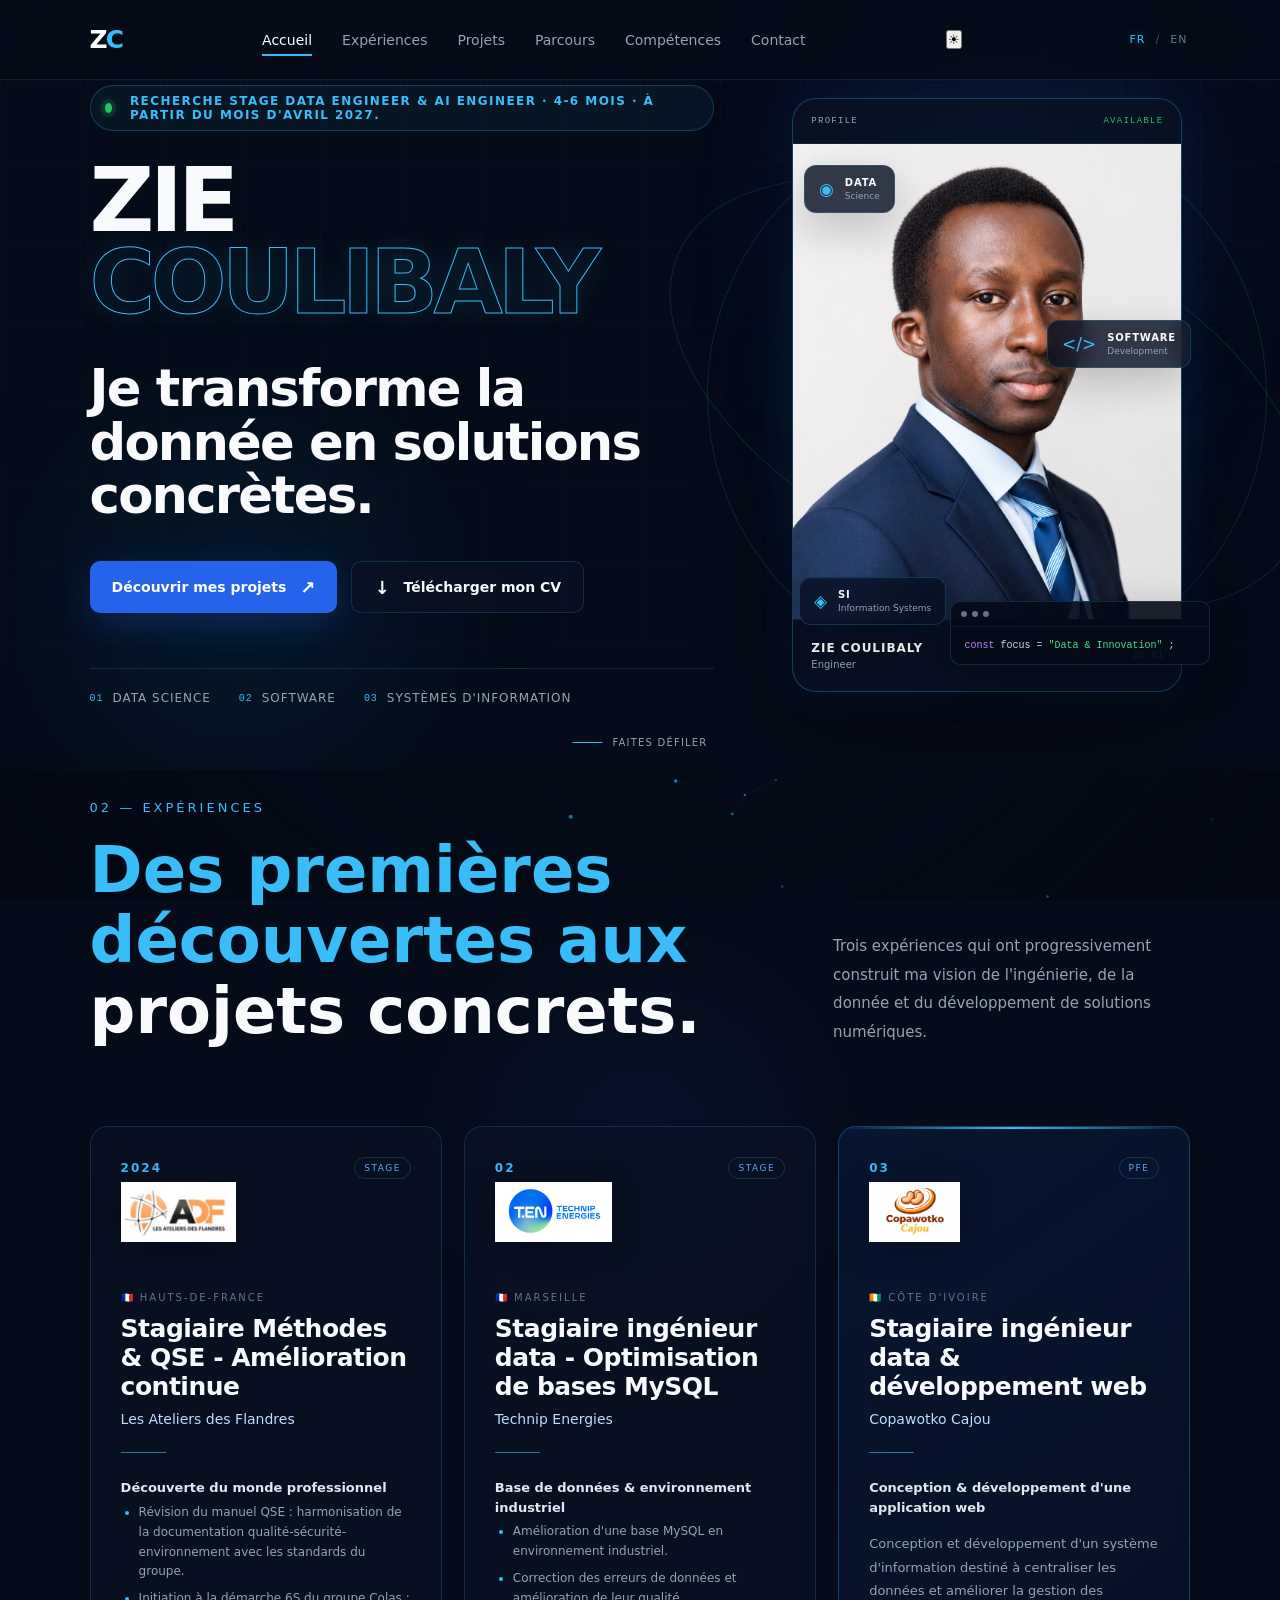
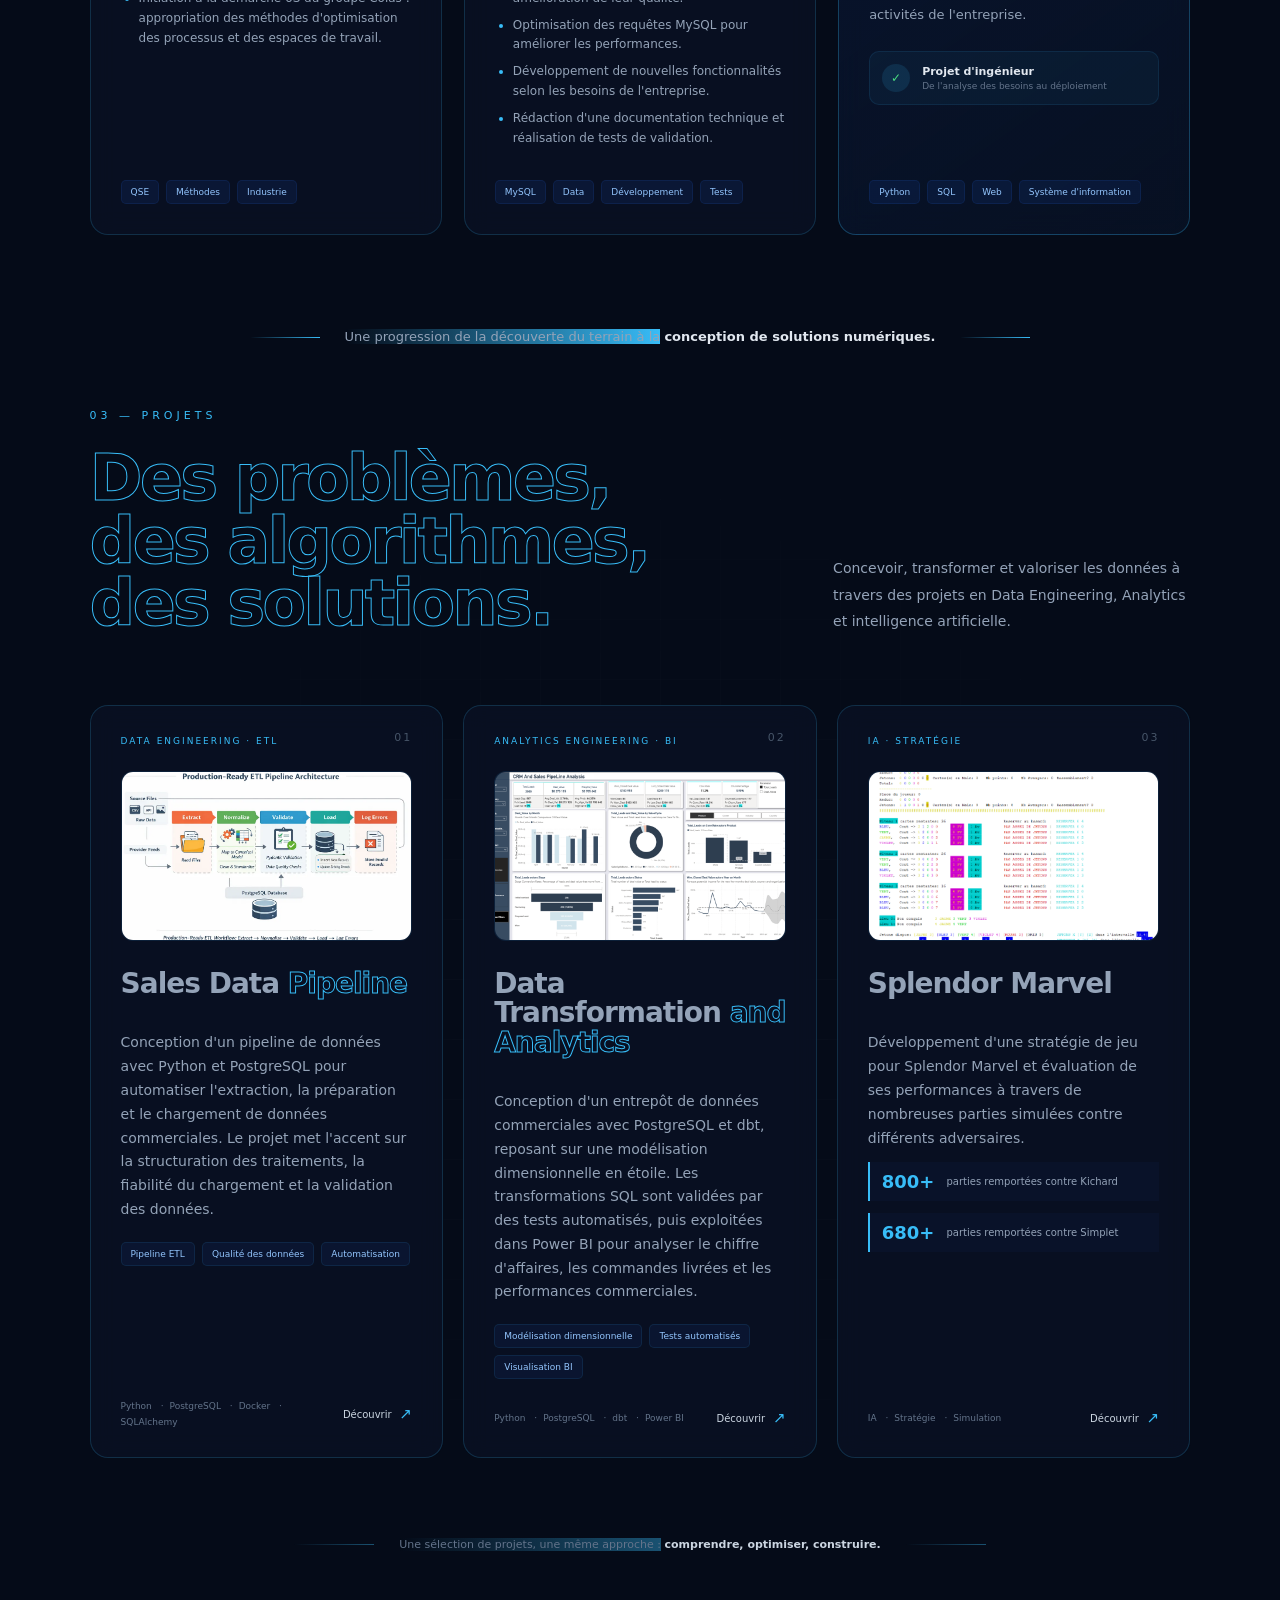
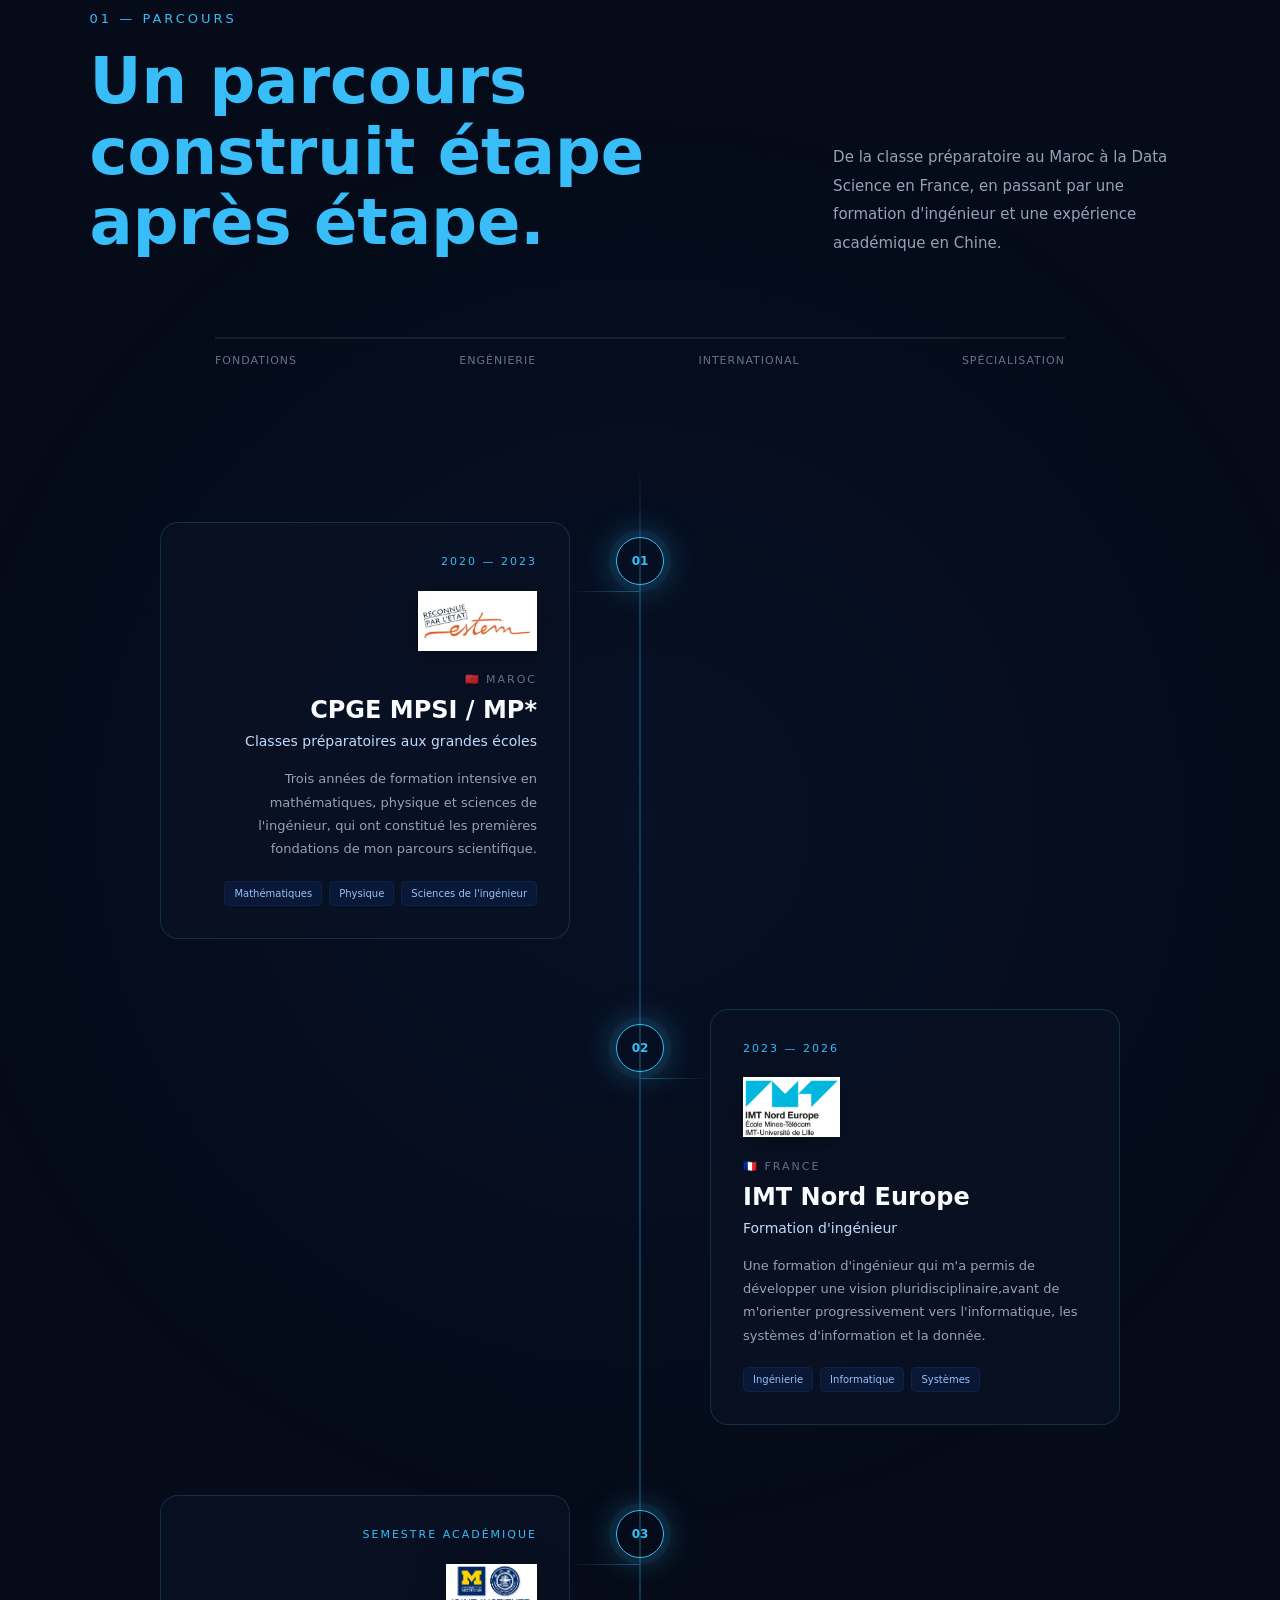
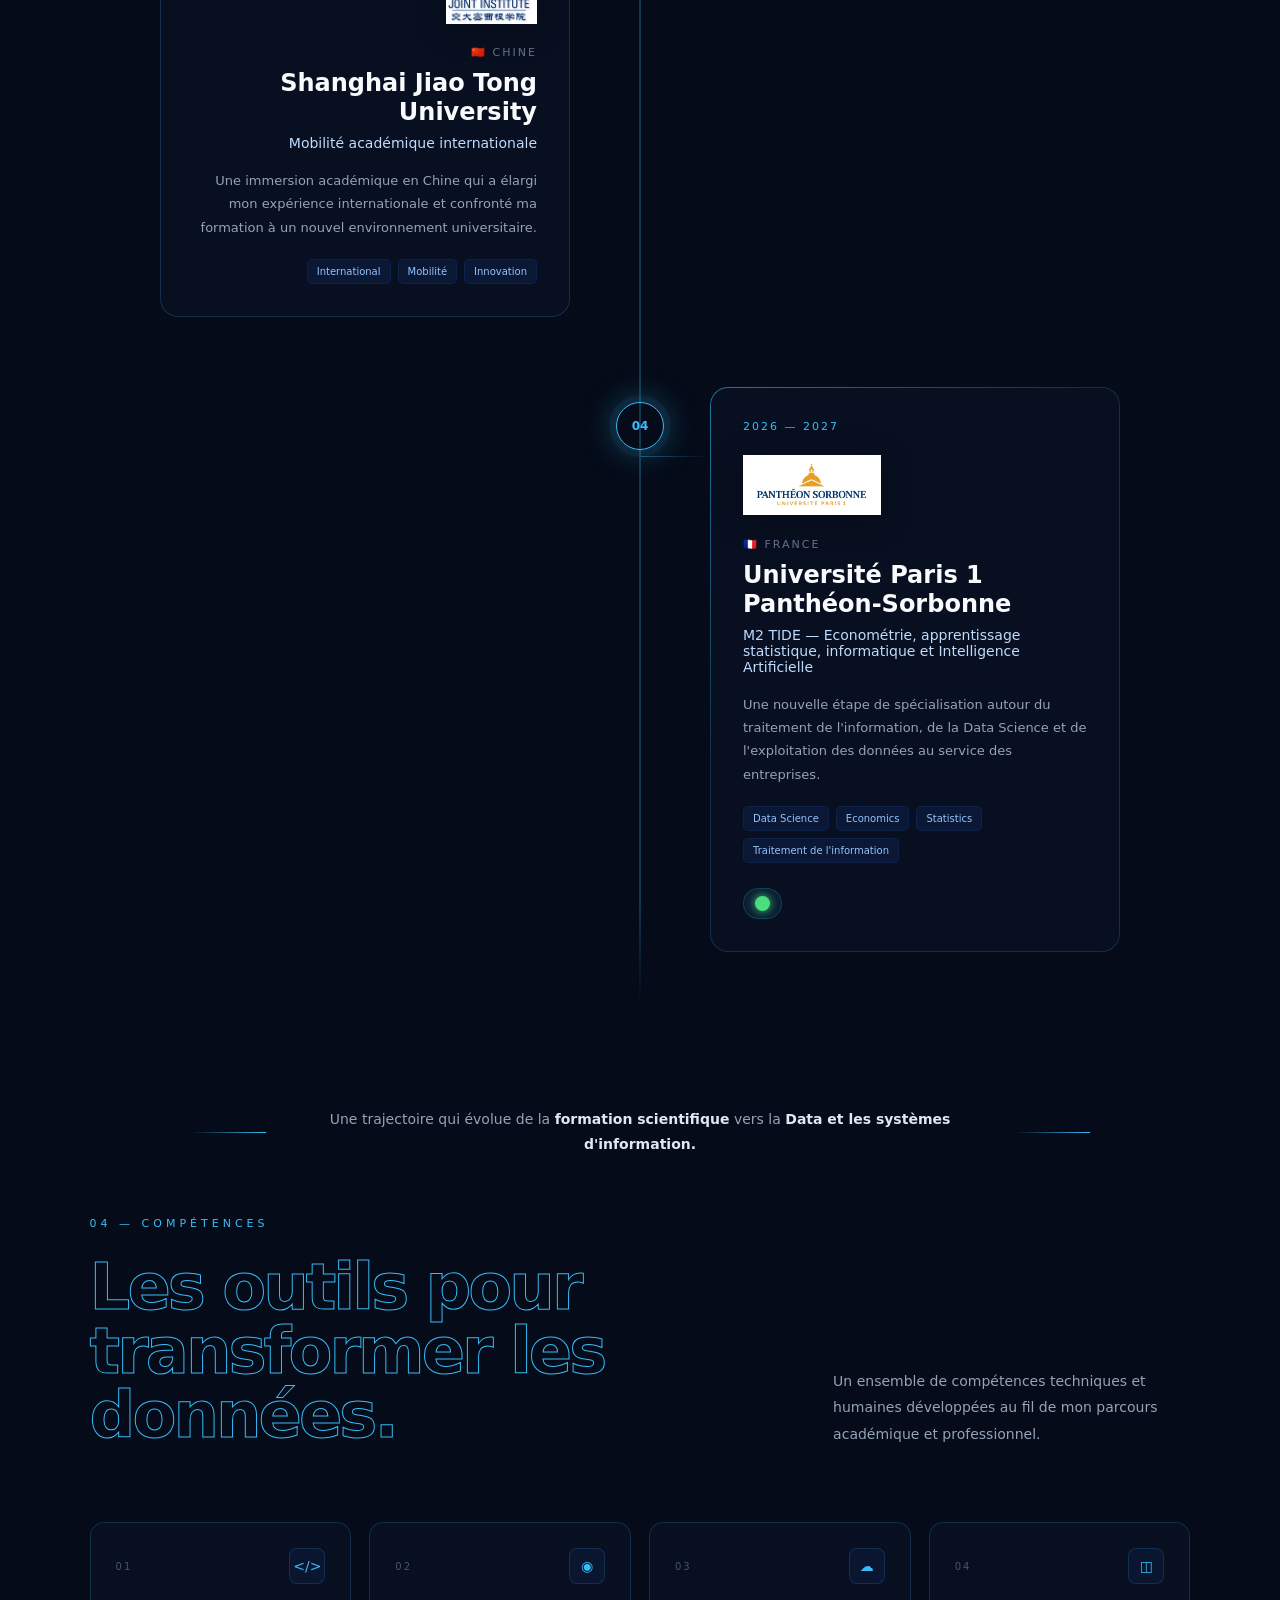
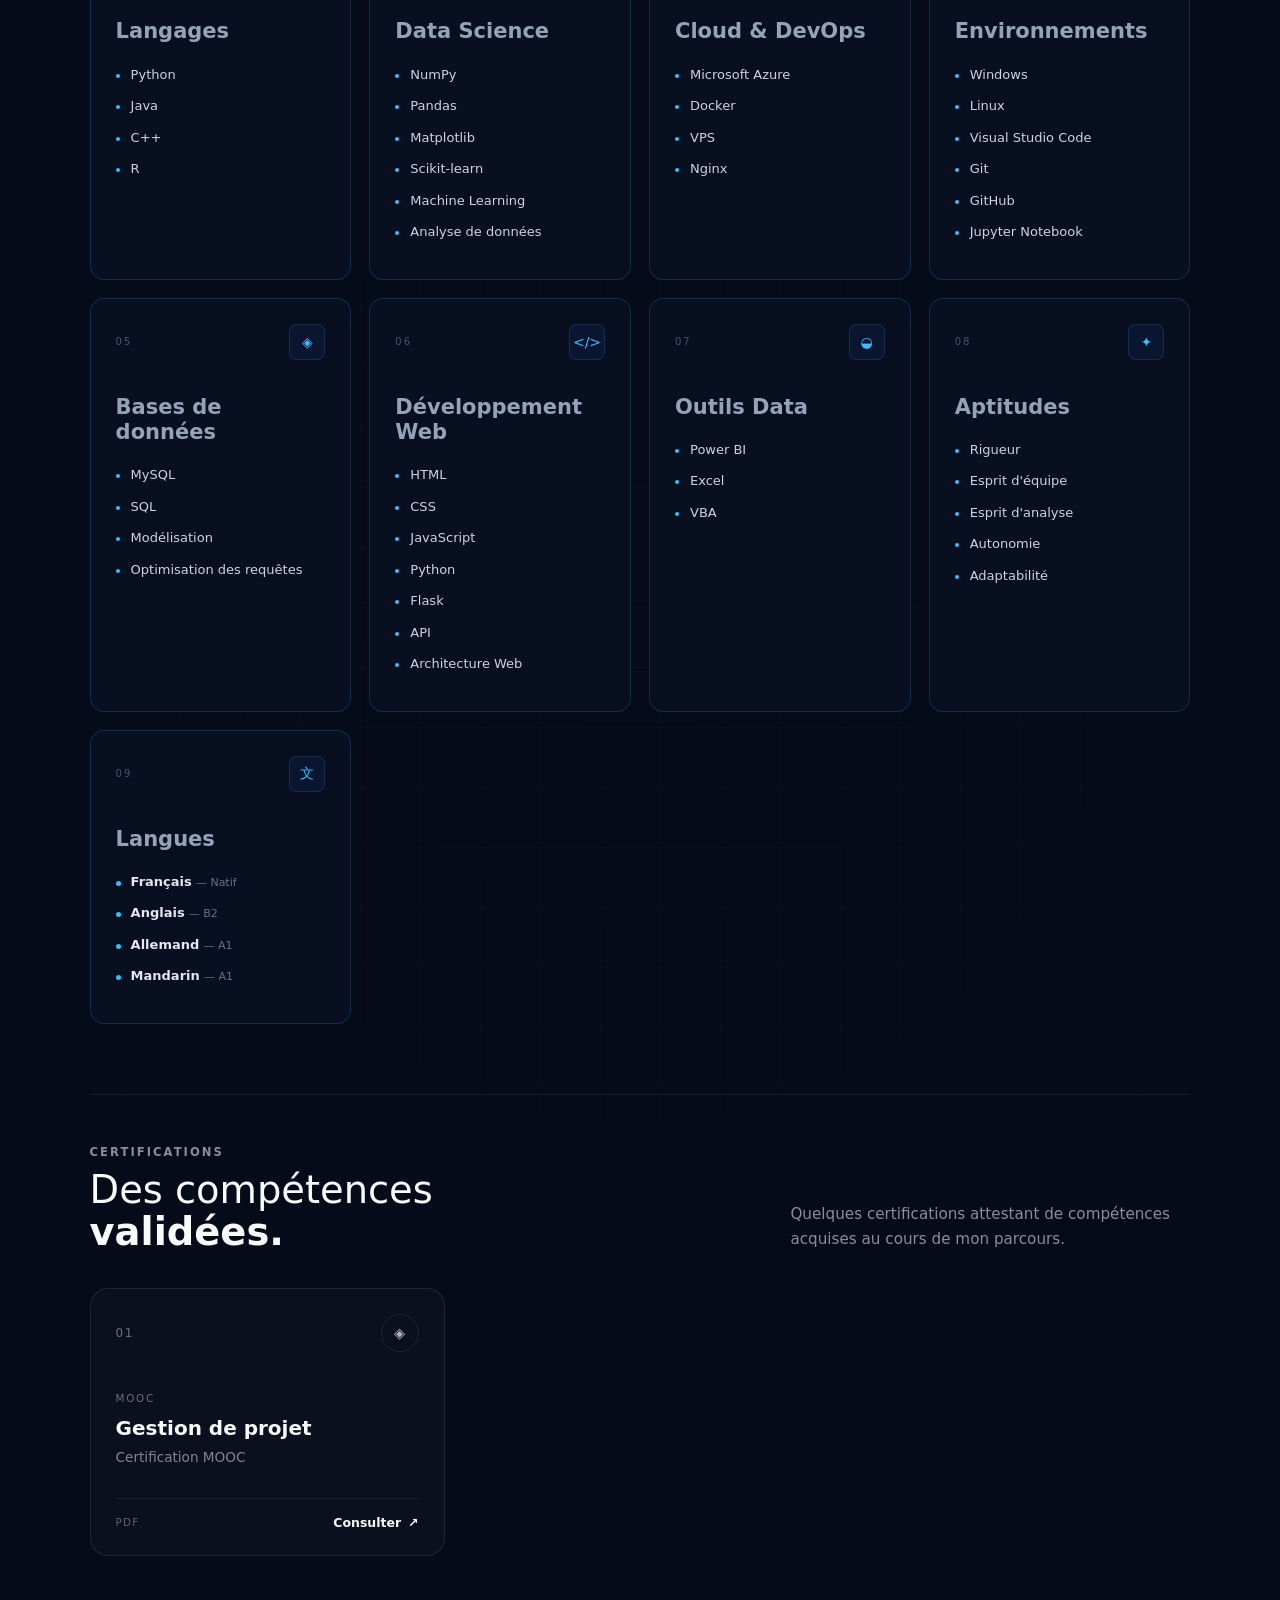
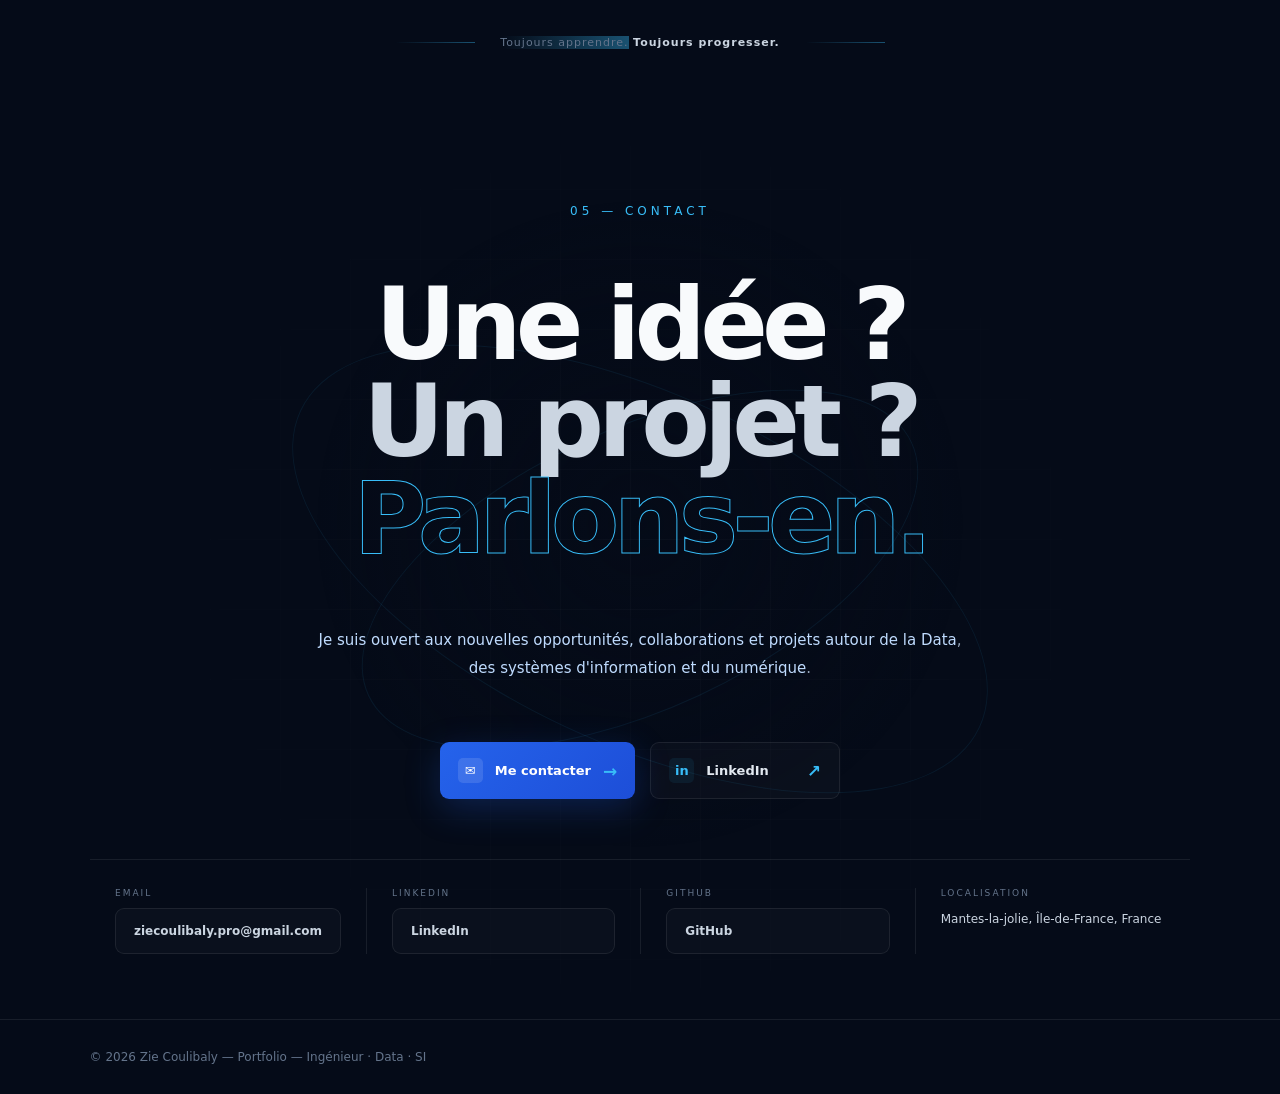
<file: index.html>
<!DOCTYPE html>
<html lang="fr">
<head>
    <meta charset="UTF-8">
    <meta name="viewport" content="width=device-width, initial-scale=1.0">

    <title>Zie Coulibaly | Portfolio</title>

    <link rel="icon" type="image/png" href="assets/images/favicon.png">

    <link rel="stylesheet" href="css/style.css">
</head>

<body>

    <!-- =====================================================
         NAVIGATION
    ====================================================== -->

    <header class="navbar">

        <a href="#accueil" class="logo">
            Z<span>C</span>
        </a>

        <nav class="nav-links">
            <a href="#accueil" class="active" data-fr="Accueil" data-en="Home">Accueil</span></a>
            <a href="#experiences" data-fr="Expériences" data-en="Experiences">Expériences</a>
            <a href="#realisations" data-fr="Projets" data-en="Projects">Projets</a>
            <a href="#parcours" data-fr="Parcours" data-en="Journey">Parcours</a>
            <a href="#competences" data-fr="Compétences" data-en="Skills">Compétences</a>
            <a href="#contact" data-fr="Contact" data-en="Contact">Contact</a>
        </nav>

        <button
                class="theme-toggle"
                id="themeToggle"
                type="button"
                aria-label="Activer le mode clair"
                title="Changer de thème"
            >
            <span class="theme-icon">☀</span>
        </button>
        <div class="language-switcher">

            <button
                class="language-btn active"
                data-language="fr"
            >
                FR
            </button>

            <span>/</span>

            <button
                class="language-btn"
                data-language="en"
            >
                EN
            </button>

        </div>

        <button class="menu-btn" id="menuBtn" aria-label="Ouvrir le menu">
            ☰
        </button>

    </header>

    <!-- =====================================================
        GLOBAL ANIMATED BACKGROUND
    ===================================================== -->

    <canvas id="global-background"></canvas>

    <div class="background-vignette"></div>
    <!-- =====================================================
         CONTENU PRINCIPAL
    ====================================================== -->

    <main>

        <!-- =====================================================
            HERO — NOUVELLE VERSION
        ====================================================== -->

        <section class="hero-new" id="accueil">

            <!-- Background -->
            <div class="hero-new-grid"></div>
            <div class="hero-new-glow hero-new-glow-1"></div>
            <div class="hero-new-glow hero-new-glow-2"></div>

            <div class="hero-new-container">

                <!-- =========================================
                    CONTENU GAUCHE
                ========================================== -->

                <div class="hero-new-content">

                    <div class="hero-status">
                        <span class="status-dot"></span>

                        <span
                            data-fr="Recherche stage Data Engineer & AI Engineer · 4-6 mois · à partir du mois d'avril 2027."
                            data-en="Looking for a 4-6 month Data Engineer & AI Engineer internship · starting April 2027."
                        >
                            Recherche stage Data Engineer & AI Engineer de 4-6 mois, à partir du mois d'April 2027.
                        </span>
                    </div>

                    <h1 class="hero-new-title">
                        ZIE
                        <span>COULIBALY</span>
                    </h1>


                    <h2
                        class="hero-new-headline"
                        data-fr="Je transforme la donnée en solutions concrètes."
                        data-en="I turn data into meaningful solutions."
                    >
                        Je transforme la donnée
                        <span>en solutions concrètes.</span>
                    </h2>


                   


                    <!-- =====================================
                        ACTIONS
                    ====================================== -->

                    <div class="hero-new-actions">

                        <a
                            href="#realisations"
                            class="hero-new-btn hero-new-btn-primary"
                        >
                            <span
                                data-fr="Découvrir mes projets"
                                data-en="Explore my projects"
                            >
                                Découvrir mes projets
                            </span>

                            <span class="hero-arrow">↗</span>
                        </a>


                        <a
                            href="assets/cv/CV_Zie_Coulibaly.pdf"
                            target="_blank"
                            rel="noopener noreferrer"
                            class="hero-new-btn hero-new-btn-secondary"
                            download
                        >
                            <span class="hero-download-icon">↓</span>

                            <span
                                data-fr="Télécharger mon CV"
                                data-en="Download my CV"
                            >
                                Voir mon CV
                            </span>
                        </a>

                    </div>


                    <!-- =====================================
                        DOMAINES
                    ====================================== -->

                    <div class="hero-domains">

                        <div class="hero-domain">
                            <span class="domain-number">01</span>
                            <span>Data Science</span>
                        </div>

                        <div class="hero-domain">
                            <span class="domain-number">02</span>
                            <span>Software</span>
                        </div>

                        <div class="hero-domain">
                            <span class="domain-number">03</span>
                            <span>Systèmes d'information</span>
                        </div>

                    </div>

                </div>


                <!-- =========================================
                    VISUEL DROITE
                ========================================== -->

                <div class="hero-new-visual">

                    <div class="hero-photo-halo"></div>


                    <!-- Cercles orbitaux -->

                    <div class="hero-orbit hero-orbit-1"></div>
                    <div class="hero-orbit hero-orbit-2"></div>


                    <!-- =====================================
                        PHOTO
                    ====================================== -->

                    <div class="hero-photo-card">

                        <div class="hero-photo-top">
                            <span>PROFILE</span>

                            <span class="hero-photo-status">
                                AVAILABLE
                            </span>
                        </div>


                        <div class="hero-photo-container">

                            <img
                                src="assets/images/hero-profile.png"
                                alt="Zie Coulibaly"
                            >

                        </div>


                        <div class="hero-photo-bottom">

                            <div>
                                <strong>ZIE COULIBALY</strong>
                                <span>Engineer</span>
                            </div>

                            <span class="hero-photo-code">
                                ZC_01
                            </span>

                        </div>

                    </div>


                    <!-- =====================================
                        CARTES FLOTTANTES
                    ====================================== -->

                    <div class="floating-card floating-card-data">

                        <span class="floating-icon">◉</span>

                        <div>
                            <strong>DATA</strong>
                            <small>Science</small>
                        </div>

                    </div>


                    <div class="floating-card floating-card-code">

                        <span class="floating-icon">&lt;/&gt;</span>

                        <div>
                            <strong>SOFTWARE</strong>
                            <small>Development</small>
                        </div>

                    </div>


                    <div class="floating-card floating-card-si">

                        <span class="floating-icon">◈</span>

                        <div>
                            <strong>SI</strong>
                            <small>Information Systems</small>
                        </div>

                    </div>


                    <!-- Petit élément technique -->

                    <div class="hero-terminal">

                        <div class="terminal-header">
                            <span></span>
                            <span></span>
                            <span></span>
                        </div>

                        <div class="terminal-content">

                            <span class="terminal-purple">const</span>
                            <span>focus</span> =

                            <span class="terminal-green">
                                "Data &amp; Innovation"
                            </span>;

                        </div>

                    </div>

                </div>

            </div>


            <!-- =========================================
                SCROLL
            ========================================== -->

            <div class="hero-new-scroll">

                <span></span>

                <p
                    data-fr="Faites défiler"
                    data-en="Scroll down"
                >
                    Faites défiler
                </p>

            </div>

        </section>

        <!-- =================================================
            EXPERIENCES
        ================================================== -->

        <section class="experiences-section" id="experiences">

            <div class="experiences-header">

                <div class="section-title">

                    <p data-fr="02 — EXPÉRIENCES" data-en="02 — EXPERIENCES">02 — EXPÉRIENCES</p>

                    <h2>
                        <span data-fr="Des premières découvertes aux"
                        data-en="From first discoveries to">Des premières découvertes
                        aux</span><strong data-fr=" projets concrets."
                        data-en=" concrete projects.">projets concrets.</strong>
                    </h2>

                </div>

                <p class="experiences-intro" data-fr="Trois expériences qui ont progressivement construit ma vision de l'ingénierie, de la donnée et du développement de solutions numériques."
                    data-en="Three experiences that have progressively shaped my vision of engineering, data, and digital solution development.">
                    Trois expériences qui ont progressivement construit
                    ma vision de l'ingénierie, de la donnée et du
                    développement de solutions numériques.
                </p>

            </div>

            <div class="experiences-grid">


                <!-- =====================================
                    EXPERIENCE 01
                ====================================== -->

                <article class="experience-card">

                    <div class="experience-top">

                        <span class="experience-number">
                            2024
                        </span>

                        <span class="experience-type" data-fr="STAGE"
                        data-en="INTERNSHIP">
                            STAGE
                        </span>

                    </div>


                    <div class="timeline-logo">
                        <img
                            src="assets/images/logo_adf.png"
                            alt="Logo Les Ateliers des Flandres"
                        >
                    </div>


                    <div class="experience-location">
                        🇫🇷 HAUTS-DE-FRANCE
                    </div>


                    <h3 data-fr="Stagiaire Méthodes & QSE - Amélioration continue"
                      data-en="QSE Methods Intern">
                        Stagiaire QSE<br>
                        Méthodes
                    </h3>


                    <h4>
                        Les Ateliers des Flandres
                    </h4>


                    <div class="experience-divider"></div>


                    <p class="experience-role" data-fr="Découverte du monde professionnel"
                    data-en="First professional experience">
                        Découverte du monde professionnel
                    </p>


                    <ul class="experience-list"> 

                        <li data-fr="Révision du manuel QSE : harmonisation de la documentation 
                        qualité-sécurité-environnement avec les standards du groupe."
                        data-en="Discovery of the professional world and the industrial environment.">
                            Révision du manuel QSE : harmonisation de la documentation 
                            qualité-sécurité-environnement avec les standards du groupe.
                        </li>

                        <li data-fr="Initiation à la démarche 6S du groupe Colas : appropriation des 
                        méthodes d'optimisation des processus et des espaces de travail."
                        data-en="Participation in continuous improvement and quality projects.">
                            Initiation à la démarche 6S du groupe Colas : appropriation des méthodes 
                            d'optimisation des processus et des espaces de travail.
                        </li>

                    </ul>

                    <div class="experience-tags">

                        <span>QSE</span>
                        <span data-fr="Méthodes" data-en="Methods">Méthodes</span>
                        <span data-fr="Industrie" data-en="Industry">Industrie</span>

                    </div>

                </article>



                <!-- =====================================
                    EXPERIENCE 02
                ====================================== -->

                <article class="experience-card">

                    <div class="experience-top">

                        <span class="experience-number">
                            02
                        </span>

                        <span class="experience-type" data-fr="STAGE"
                        data-en="INTERNSHIP">
                            STAGE
                        </span>

                    </div>

                    <div class="timeline-logo">
                        <img
                            src="assets/images/logo_TEN.png"
                            alt="Logo Technip Energies"
                        >
                    </div>


                    <div class="experience-location">
                        🇫🇷 MARSEILLE
                    </div>


                    <h3 data-fr="Stagiaire ingénieur data - Optimisation de bases MySQL"
                      data-en="Engineering Assistant Intern">
                        Stagiaire<br>
                        Assistant Ingénieur
                    </h3>


                    <h4>
                        Technip Energies
                    </h4>


                    <div class="experience-divider"></div>


                    <p class="experience-role" data-fr="Base de données &amp; environnement industriel"
                    data-en="Database &amp; industrial environment">
                        Base de données &amp; environnement industriel
                    </p>


                    <ul class="experience-list">

                        <li data-fr="Amélioration d'une base MySQL en environnement industriel."
                        data-en="Improvement of a MySQL database in an industrial environment.">
                            Amélioration d'une base MySQL en
                            environnement industriel.
                        </li>

                        <li data-fr="Correction des erreurs de données et amélioration de leur qualité."
                        data-en="Correction of data errors and improvement of data quality.">
                            Correction des erreurs de données et
                            amélioration de leur qualité.
                        </li>

                        <li data-fr="Optimisation des requêtes MySQL pour améliorer les performances."
                        data-en="Optimization of MySQL queries to improve performance.">
                            Optimisation des requêtes MySQL pour
                            améliorer les performances.
                        </li>

                        <li data-fr="Développement de nouvelles fonctionnalités selon les besoins de l'entreprise."
                        data-en="Development of new features according to the company's needs.">
                            Développement de nouvelles fonctionnalités
                            selon les besoins de l'entreprise.
                        </li>

                        <li data-fr="Rédaction d'une documentation technique et réalisation de tests de validation."
                        data-en="Technical documentation and validation testing.">
                            Rédaction d'une documentation technique
                            et réalisation de tests de validation.
                        </li>

                    </ul>


                    <div class="experience-tags">

                        <span>MySQL</span>
                        <span>Data</span>
                        <span data-fr="Développement" data-en="Development">Développement</span>
                        <span data-fr="Tests" data-en="Testing">Tests</span>

                    </div>

                </article>



                <!-- =====================================
                    EXPERIENCE 03
                ====================================== -->

                <article class="experience-card featured">

                    <div class="experience-top">

                        <span class="experience-number">
                            03
                        </span>

                        <span class="experience-type">
                            PFE
                        </span>

                    </div>


                    <div class="timeline-logo">
                        <img
                            src="assets/images/logo_cajou.png"
                            alt="Logo Copawotko cajou"
                        >
                    </div>

                    <div class="experience-location">
                        🇨🇮 CÔTE D'IVOIRE
                    </div>


                    <h3 data-fr="Stagiaire ingénieur data & développement web"
                      data-en="Engineering Intern Final-Year Project">
                        Stagiaire ingénieur data & développement web<br>
                        PFE
                    </h3>


                    <h4>
                        Copawotko Cajou
                    </h4>


                    <div class="experience-divider"></div>


                    <p class="experience-role" data-fr="Conception &amp; développement d'une application web"
                    data-en="Design &amp; development of a web application">
                        Conception &amp; développement
                        d'une application web
                    </p>


                    <p class="experience-description" data-fr="Conception et développement d'un système d'information destiné à centraliser les données et améliorer la gestion des activités de l'entreprise."
                    data-en="Design and development of an information system designed to centralize data and improve the management of the company's activities.">
                        Conception et développement d'un système
                        d'information destiné à centraliser les données
                        et améliorer la gestion des activités de
                        l'entreprise.
                    </p>


                    <div class="experience-achievement">

                        <span class="achievement-icon">
                            ✓
                        </span>

                        <div>

                            <strong data-fr="Projet d'ingénieur"
                            data-en="Engineering Project">
                                Projet d'ingénieur
                            </strong>

                            <small data-fr="De l'analyse des besoins au déploiement"
                           data-en="From requirements analysis to deployment">
                                De l'analyse des besoins
                                au déploiement
                            </small>

                        </div>

                    </div>


                    <div class="experience-tags">

                        <span>Python</span>
                        <span>SQL</span>
                        <span>Web</span>
                        <span data-fr="Système d'information"
                      data-en="Information System">Système d'information</span>

                    </div>

                </article>

            </div>


            <!-- ================================
                TRANSITION
            ================================= -->

            <div class="experiences-transition">

                <span></span>

                <p>
                    <span data-fr="Une progression de la découverte du terrain à la"
                        data-en="A progression from discovering the field to">
                        Une progression de la découverte du terrain à la
                    </span>
                    <strong data-fr="conception de solutions numériques."
                    data-en="designing digital solutions.">conception de solutions numériques.</strong>
                </p>

                <span class="conclusion-line"></span>


            </div>

        </section>

        <!-- =================================================
            REALISATIONS
        ================================================== -->

        <section class="projects-section" id="realisations">

            <!-- Background -->

            <div class="projects-background"></div>

            <div class="projects-glow projects-glow-1"></div>
            <div class="projects-glow projects-glow-2"></div>


            <div class="projects-container">

                <!-- =================================================
                    HEADER
                ================================================== -->

                <div class="projects-header">

                    <div>

                        <p class="projects-label"
                        data-fr="03 — PROJETS"
                        data-en="03 — PROJECTS">
                            03 — PROJETS
                        </p>

                        <h2>
                            <span data-fr="Des problèmes,"
                                data-en="Problems,">
                                Des problèmes,
                            </span>

                            <span data-fr="des algorithmes,"
                                data-en="algorithms,">
                                des algorithmes,
                            </span>

                            <span data-fr="des solutions."
                                data-en="solutions.">
                                des solutions.
                            </span>
                        </h2>

                    </div>


                    <p class="projects-intro"
                    data-fr="Concevoir, transformer et valoriser les données à travers des projets en Data Engineering, Analytics et intelligence artificielle."
                    data-en="A selection of academic and personal projects reflecting my approach to algorithms, simulation, and optimization.">

                    Concevoir, transformer et valoriser les données à travers des projets en Data Engineering, Analytics et intelligence artificielle.

                    </p>

                </div>


                <!-- =================================================
                    PROJECTS
                ================================================== -->

                <div class="projects-grid">

                    <!-- =============================================
                        PROJET 01 — SALES DATA PIPELINE
                    ============================================== -->

                    <article class="project-card">

                        <div class="project-number">
                            01
                        </div>

                        <div class="project-category"
                            data-fr="DATA ENGINEERING · ETL"
                            data-en="DATA ENGINEERING · ETL">
                            DATA ENGINEERING · ETL
                        </div>

                        <div class="project-visual">

                            <img
                                src="assets/images/logo_pipeline_ETL.png"
                                alt="Pipeline ETL"
                            >

                        </div>

                        <div class="project-content">

                            <h3>
                                Sales Data
                                <span>Pipeline</span>
                            </h3>

                            <p class="project-description"
                                data-fr="Conception d'un pipeline de données avec Python et PostgreSQL pour automatiser l'extraction, la préparation et le chargement de données commerciales. Le projet met l'accent sur la structuration des traitements, la fiabilité du chargement et la validation des données."
                                data-en="Development of a data pipeline using Python and PostgreSQL to automate the extraction, preparation and loading of sales data. The project focuses on structured processing, reliable data loading and data validation.">

                                Conception d'un pipeline de données avec Python
                                et PostgreSQL pour automatiser l'extraction,
                                la préparation et le chargement de données
                                commerciales.

                            </p>

                            <div class="project-highlights">

                                <span
                                    data-fr="Pipeline ETL"
                                    data-en="ETL Pipeline">
                                    Pipeline ETL
                                </span>

                                <span
                                    data-fr="Qualité des données"
                                    data-en="Data Quality">
                                    Qualité des données
                                </span>

                                <span
                                    data-fr="Automatisation"
                                    data-en="Automation">
                                    Automatisation
                                </span>

                            </div>

                            <div class="project-footer">

                                <div class="project-tech">

                                    <span>Python</span>
                                    <span>PostgreSQL</span>
                                    <span>Docker</span>
                                    <span>SQLAlchemy</span>

                                </div>

                                <a
                                    href="https://github.com/coulibalyzie/pipeline-ETL"
                                    class="project-link"
                                    target="_blank"
                                    rel="noopener noreferrer"
                                >
                                    <span
                                        data-fr="Découvrir"
                                        data-en="Explore">
                                        Découvrir
                                    </span>

                                    <span>↗</span>
                                </a>

                            </div>

                        </div>

                    </article>

                    <!-- =============================================
                    PROJET 02 — SALES DATA WAREHOUSE
                    ============================================== -->

                    <article class="project-card">

                        <div class="project-number">
                            02
                        </div>

                        <div class="project-category"
                            data-fr="ANALYTICS ENGINEERING · BI"
                            data-en="ANALYTICS ENGINEERING · BI">
                            ANALYTICS ENGINEERING · BI
                        </div>

                        <div class="project-visual">

                            <img
                                src="assets/images/logo_data_transformation.png"
                                alt="Data Transformation and Analytics"
                            >

                        </div>

                        <div class="project-content">

                            <h3>
                                Data Transformation
                                <span>and Analytics</span>
                            </h3>

                            <p class="project-description"
                                data-fr="Conception d'un entrepôt de données commerciales avec PostgreSQL et dbt, reposant sur une modélisation dimensionnelle en étoile. Les transformations SQL sont validées par des tests automatisés, puis exploitées dans Power BI pour analyser le chiffre d'affaires, les commandes livrées et les performances commerciales."
                                data-en="Design of a sales data warehouse using PostgreSQL and dbt, based on a dimensional star schema. SQL transformations are validated through automated tests and visualized in Power BI to analyze revenue, delivered orders and business performance.">

                                Conception d'un entrepôt de données commerciales
                                avec PostgreSQL et dbt, reposant sur une
                                modélisation dimensionnelle en étoile.
                                Les données sont ensuite exploitées dans Power BI
                                pour analyser les performances commerciales.

                            </p>

                            <div class="project-highlights">

                                <span
                                    data-fr="Modélisation dimensionnelle"
                                    data-en="Dimensional Modeling">
                                    Modélisation dimensionnelle
                                </span>

                                <span
                                    data-fr="Tests automatisés"
                                    data-en="Automated Testing">
                                    Tests automatisés
                                </span>

                                <span
                                    data-fr="Visualisation BI"
                                    data-en="BI Analytics">
                                    Visualisation BI
                                </span>

                            </div>

                            <div class="project-footer">

                                <div class="project-tech">

                                    <span>Python</span>
                                    <span>PostgreSQL</span>
                                    <span>dbt</span>
                                    <span>Power BI</span>

                                </div>

                                <a
                                    href="https://github.com/coulibalyzie/data_transformation"
                                    class="project-link"
                                    target="_blank"
                                    rel="noopener noreferrer"
                                >
                                    <span
                                        data-fr="Découvrir"
                                        data-en="Explore">
                                        Découvrir
                                    </span>

                                    <span>↗</span>
                                </a>

                            </div>

                        </div>

                    </article>

                    <!-- =============================================
                        PROJET 03 — SPLENDOR
                    ============================================== -->

                    <article class="project-card">

                        <div class="project-number">
                            03
                        </div>


                        <div class="project-category"
                            data-fr="IA · STRATÉGIE"
                            data-en="AI · STRATEGY">
                            IA · STRATÉGIE
                        </div>


                        <div class="project-visual">

                            <img
                                src="assets/images/logo_splendor.png"
                                alt="Splendor Marvel"
                            >

                        </div>


                        <div class="project-content">

                            <h3>
                                Splendor Marvel
                            </h3>


                            <p class="project-description"
                            data-fr="Développement d'une stratégie de jeu pour Splendor Marvel et évaluation de ses performances à travers de nombreuses parties simulées contre différents adversaires."
                            data-en="Development of a game strategy for Splendor Marvel and evaluation of its performance through numerous simulated matches against different opponents.">

                                Développement d'une stratégie de jeu
                                pour Splendor Marvel et évaluation de
                                ses performances à travers de nombreuses
                                parties simulées contre différents
                                adversaires.

                            </p>


                            <div class="project-result">

                                <strong>
                                    800+
                                </strong>

                                <span
                                    data-fr="parties remportées contre Kichard"
                                    data-en="games won against Kichard">
                                    parties remportées
                                    contre Kichard
                                </span>

                            </div>


                            <div class="project-result">

                                <strong>
                                    680+
                                </strong>

                                <span
                                    data-fr="parties remportées contre Simplet"
                                    data-en="games won against Simplet">
                                    parties remportées
                                    contre Simplet
                                </span>

                            </div>


                            <div class="project-footer">

                                <div class="project-tech">

                                    <span>IA</span>

                                    <span
                                        data-fr="Stratégie"
                                        data-en="Strategy">
                                        Stratégie
                                    </span>

                                    <span
                                        data-fr="Simulation"
                                        data-en="Simulation">
                                        Simulation
                                    </span>

                                </div>


                                <a
                                    href="https://github.com/coulibalyzie/splendor-marvel"
                                    class="project-link"
                                    target="_blank"
                                    rel="noopener noreferrer"
                                >
                                    <span
                                        data-fr="Découvrir"
                                        data-en="Explore">
                                        Découvrir
                                    </span>

                                    <span>↗</span>
                                </a>

                            </div>

                        </div>

                    </article>

                </div>


                <!-- =================================================
                    BOTTOM
                ================================================== -->

                <div class="projects-bottom">

                    <span></span>

                    <p>

                        <span
                            data-fr="Une sélection de projets, une même approche :"
                            data-en="A selection of projects, one consistent approach:">
                            Une sélection de projets, une même approche :
                        </span>

                        <strong
                            data-fr=" comprendre, optimiser, construire."
                            data-en=" understand, optimize, build.">
                            comprendre, optimiser, construire.
                        </strong>

                    </p>

                    <span></span>

                </div>

            </div>

        </section>

        <!-- =================================================
             PARCOURS
        ================================================== -->

        <section class="journey-section" id="parcours">

            <div class="journey-header">

                <div class="section-title">

                    <p data-fr="01 — PARCOURS" data-en="01 — JOURNEY">01 — PARCOURS</p>

                    <h2 >
                        <span data-fr="Un parcours construit" data-en="A journey built"> Un parcours construit</span>
                        
                        <span data-fr="étape après étape." data-en="step by step.">étape après étape.</span>
                    </h2>

                </div>

                <p class="journey-intro" data-fr="De la classe préparatoire au Maroc à la Data Science
                    en France, en passant par une formation d'ingénieur
                    et une expérience académique en Chine." data-en="From preparatory classes in Morocco to Data Science
                    in France, through engineering studies and an
                    academic experience in China.">
                    De la classe préparatoire au Maroc à la Data Science
                    en France, en passant par une formation d'ingénieur
                    et une expérience académique en Chine.
                </p>

            </div>


            <!-- INDICATEUR -->

            <div class="journey-progress">

                <div class="progress-line">
                    <div class="progress-fill"></div>
                </div>

                <div class="progress-labels">
                    <span data-fr="Fondations" data-en="Foundations">Fondations</span>
                    <span data-fr="Engénierie" data-en="Engineering">Ingénierie</span>
                    <span data-fr="International" data-en="International">International</span>
                    <span data-fr="Spécialisation" data-en="Specialization">Spécialisation</span>
                </div>

            </div>


            <!-- TIMELINE -->

            <div class="timeline">


                <!-- =================================================
                     ETAPE 1
                ================================================== -->

                <article class="timeline-item left">

                    <div class="timeline-node">

                        <span class="node-number">
                            01
                        </span>

                    </div>

                    <div class="timeline-card">

                        <div class="timeline-year">
                            2020 — 2023
                        </div>

                        <div class="timeline-logo">

                            <img
                                src="assets/images/logo_cpge.png"
                                alt="Logo CPGE"
                                onerror="this.style.display='none'"
                            >

                        </div>

                        <div class="timeline-country" data-fr="🇲🇦 MAROC" data-en="🇲🇦 MOROCCO">
                            🇲🇦 MAROC
                        </div>

                        <h3>
                            CPGE MPSI / MP*
                        </h3>

                        <p class="timeline-subtitle" data-fr="Classes préparatoires aux grandes écoles" data-en="Preparatory Classes for Engineering Schools">
                            Classes préparatoires aux grandes écoles
                        </p>

                        <p class="timeline-description" data-fr="Trois années de formation intensive en
                            mathématiques, physique et sciences de
                            l'ingénieur, qui ont constitué les premières
                            fondations de mon parcours scientifique." data-en="Three years of intensive training in mathematics,
                            physics and engineering sciences, which laid
                            the foundations of my scientific journey.">
                            Trois années de formation intensive en
                            mathématiques, physique et sciences de
                            l'ingénieur, qui ont constitué les premières
                            fondations de mon parcours scientifique.
                        </p>

                        <div class="timeline-tags">

                            <span data-fr="Mathématiques" data-en="Mathematics">Mathématiques</span>
                            <span data-fr="Physique" data-en="Physics">Physique</span>
                            <span data-fr="Sciences de l'ingénieur" data-en="Engineering Sciences">Sciences de l'ingénieur</span>

                        </div>

                    </div>

                </article>


                <!-- =================================================
                     ETAPE 2
                ================================================== -->

                <article class="timeline-item right">

                    <div class="timeline-node">

                        <span class="node-number">
                            02
                        </span>

                    </div>

                    <div class="timeline-card">

                        <div class="timeline-year">
                            2023 — 2026
                        </div>

                        <div class="timeline-logo">

                            <img
                                src="assets/images/logo_imt.png"
                                alt="Logo IMT Nord Europe"
                            >

                        </div>

                        <div class="timeline-country" data-fr="🇫🇷 FRANCE" data-en="🇫🇷 FRANCE">
                            🇫🇷 FRANCE
                        </div>

                        <h3>
                            IMT Nord Europe
                        </h3>

                        <p class="timeline-subtitle" data-fr="Formation d'ingénieur" data-en="Engineering Program">
                            Formation d'ingénieur
                        </p>

                        <p class="timeline-description" data-fr="Une formation d'ingénieur qui m'a permis de
                            développer une vision pluridisciplinaire,avant de m'orienter progressivement vers
                            l'informatique, les systèmes d'information
                            et la donnée." data-en="An engineering program that allowed me to develop
                            a multidisciplinary perspective before gradually
                            specializing in computer science, information systems
                            and data.">
                            Une formation d'ingénieur qui m'a permis de
                            développer une vision pluridisciplinaire,
                            avant de m'orienter progressivement vers
                            l'informatique, les systèmes d'information
                            et la donnée.
                        </p>

                        <div class="timeline-tags">

                            <span data-fr="Ingénierie" data-en="Engineering">Ingénierie</span>
                            <span data-fr="Informatique" data-en="Computer Science">Informatique</span>
                            <span data-fr="Systèmes" data-en="Systems">Systèmes</span>

                        </div>

                    </div>

                </article>


                <!-- =================================================
                     ETAPE 3
                ================================================== -->

                <article class="timeline-item left">

                    <div class="timeline-node">

                        <span class="node-number">
                            03
                        </span>

                    </div>

                    <div class="timeline-card international">

                        <div class="timeline-year" data-fr="Semestre académique" data-en="Academic Semester">
                            Semestre académique
                        </div>

                        <div class="timeline-logo">

                            <img
                                src="assets/images/logo_sjtu.png"
                                alt="Logo Shanghai Jiao Tong University"
                            >

                        </div>

                        <div class="timeline-country" data-fr="🇨🇳 CHINE" data-en="🇨🇳 CHINA">
                            🇨🇳 CHINE
                        </div>

                        <h3>
                            Shanghai Jiao Tong University
                        </h3>

                        <p class="timeline-subtitle" data-fr="Mobilité académique internationale" data-en="International Academic Exchange">
                            Mobilité académique internationale
                        </p>

                        <p class="timeline-description" data-fr="Une immersion académique en Chine qui a
                            élargi mon expérience internationale et confronté ma formation à un nouvel
                            environnement universitaire." data-en="An academic experience in China that broadened
                            my international perspective and exposed my education to a new university environment.">
                            Une immersion académique en Chine qui a
                            élargi mon expérience internationale et
                            confronté ma formation à un nouvel
                            environnement universitaire.
                        </p>

                        <div class="timeline-tags">

                            <span data-fr="International" data-en="International">International</span>
                            <span data-fr="Mobilité" data-en="Exchange">Mobilité</span>
                            <span data-fr="Innovation" data-en="Innovation">Innovation</span>

                        </div>

                    </div>

                </article>


                <!-- =================================================
                     ETAPE 4
                ================================================== -->

                <article class="timeline-item right current">

                    <div class="timeline-node">

                        <span class="node-number">
                            04
                        </span>

                    </div>

                    <div class="timeline-card current-card">

                        <div class="timeline-year">
                            2026 — 2027
                        </div>

                        <div class="timeline-logo">

                            <img
                                src="assets/images/logo_paris1.jpeg"
                                alt="Logo Université Paris 1 Panthéon-Sorbonne"
                            >

                        </div>

                        <div class="timeline-country">
                            🇫🇷 FRANCE
                        </div>

                        <h3 data-fr="Université Paris 1 Panthéon-Sorbonne" data-en="University of Paris 1: Pantheon-Sorbonne">
                            Université Paris 1
                            Panthéon-Sorbonne
                        </h3>

                        <p class="timeline-subtitle" data-fr="M2 TIDE — Econométrie, apprentissage statistique, informatique et Intelligence Artificielle" data-en="M2 Information Processing and Data Science for Businesses">
                            M2 TIDE — Econométrie, apprentissage statistique, informatique et Intelligence Artificielle
                        </p>

                        <p class="timeline-description" data-fr="Une nouvelle étape de spécialisation autour
                            du traitement de l'information, de la Data Science et de l'exploitation des données
                            au service des entreprises." data-en="A new stage of specialization focused on
                            information processing, Data Science and leveraging data to serve businesses.">
                            Une nouvelle étape de spécialisation autour du traitement de l'information, de la Data
                            Science et de l'exploitation des données au service des entreprises.
                        </p>

                        <div class="timeline-tags">

                            <span data-fr="Data Science" data-en="Data Science">Data Science</span>
                            <span data-fr="Economics" data-en="Economics">Economics</span>
                            <span data-fr="Statistics" data-en="Statistics">Statistics</span>
                            <span data-fr="Traitement de l'information" data-en="Information Processing">Traitement de l'information</span>

                        </div>

                        <div class="current-badge">
                            
                            <span></span>
                        </div>

                    </div>

                </article>

            </div>


            <!-- PHRASE DE TRANSITION -->

            <div class="journey-conclusion">

                <span class="conclusion-line"></span>

                <p>
                    <span data-fr="Une trajectoire qui évolue de la" 
                        data-en="A trajectory evolving from">
                        Une trajectoire qui évolue de la
                    </span>

                    <strong data-fr="formation scientifique" 
                            data-en="scientific foundations">
                        formation scientifique
                    </strong>

                    <span data-fr="vers la" 
                        data-en="towards">
                        vers la
                    </span>

                    <strong data-fr="Data et les systèmes d'information." 
                            data-en="Data and information systems.">
                        Data et les systèmes d'information.
                    </strong>
                </p>

                <span class="conclusion-line"></span>

            </div>

        </section>
        <!-- =================================================
            COMPETENCES
        ================================================== -->

        <section class="skills-section" id="competences">

            <!-- Background -->

            <div class="skills-background"></div>

            <div class="skills-glow skills-glow-1"></div>
            <div class="skills-glow skills-glow-2"></div>


            <div class="skills-container">

                <!-- =================================================
                    HEADER
                ================================================== -->

                <div class="skills-header">

                    <div>

                        <p class="skills-label"
                        data-fr="04 — COMPÉTENCES"
                        data-en="04 — SKILLS">
                            04 — COMPÉTENCES
                        </p>

                        <h2>
                            <span data-fr="Les outils pour"
                                data-en="The tools to">
                                Les outils pour
                            </span>

                            <span data-fr="transformer les données."
                                data-en="turn data into value.">
                                transformer les données.
                            </span>
                        </h2>

                    </div>


                    <p class="skills-intro"
                    data-fr="Un ensemble de compétences techniques et humaines développées au fil de mon parcours académique et professionnel."
                    data-en="A set of technical and interpersonal skills developed throughout my academic and professional journey.">

                        Un ensemble de compétences techniques et
                        humaines développées au fil de mon parcours
                        académique et professionnel.

                    </p>

                </div>


                <!-- =================================================
                    SKILLS GRID
                ================================================== -->

                <div class="skills-grid">


                    <!-- ===============================
                        LANGAGES
                    ================================ -->

                    <article class="skill-card">

                        <div class="skill-card-header">

                            <span class="skill-number">
                                01
                            </span>

                            <span class="skill-icon">
                                &lt;/&gt;
                            </span>

                        </div>

                        <h3
                            data-fr="Langages"
                            data-en="Programming Languages">
                            Langages
                        </h3>

                        <ul>

                            <li>Python</li>
                            <li>Java</li>
                            <li>C++</li>
                            <li>R</li>

                        </ul>

                    </article>


                    <!-- ===============================
                        DATA SCIENCE
                    ================================ -->

                    <article class="skill-card skill-card-tall">

                        <div class="skill-card-header">

                            <span class="skill-number">
                                02
                            </span>

                            <span class="skill-icon">
                                ◉
                            </span>

                        </div>

                        <h3>
                            Data Science
                        </h3>

                        <ul>

                            <li>NumPy</li>
                            <li>Pandas</li>
                            <li>Matplotlib</li>
                            <li>Scikit-learn</li>
                            <li>Machine Learning</li>

                            <li
                                data-fr="Analyse de données"
                                data-en="Data Analysis">
                                Analyse de données
                            </li>

                        </ul>

                    </article>


                    <!-- ===============================
                        CLOUD
                    ================================ -->

                    <article class="skill-card">

                        <div class="skill-card-header">

                            <span class="skill-number">
                                03
                            </span>

                            <span class="skill-icon">
                                ☁
                            </span>

                        </div>

                        <h3>
                            Cloud &amp; DevOps
                        </h3>

                        <ul>

                            <li>Microsoft Azure</li>
                            <li>Docker</li>
                            <li>VPS</li>
                            <li>Nginx</li>

                        </ul>

                    </article>


                    <!-- ===============================
                        ENVIRONNEMENTS
                    ================================ -->

                    <article class="skill-card skill-card-tall">

                        <div class="skill-card-header">

                            <span class="skill-number">
                                04
                            </span>

                            <span class="skill-icon">
                                ◫
                            </span>

                        </div>

                        <h3
                            data-fr="Environnements"
                            data-en="Environments">
                            Environnements
                        </h3>

                        <ul>

                            <li>Windows</li>
                            <li>Linux</li>
                            <li>Visual Studio Code</li>
                            <li>Git</li>
                            <li>GitHub</li>
                            <li>Jupyter Notebook</li>

                        </ul>

                    </article>


                    <!-- ===============================
                        BASES DE DONNÉES
                    ================================ -->

                    <article class="skill-card">

                        <div class="skill-card-header">

                            <span class="skill-number">
                                05
                            </span>

                            <span class="skill-icon">
                                ◈
                            </span>

                        </div>

                        <h3
                            data-fr="Bases de données"
                            data-en="Databases">
                            Bases de données
                        </h3>

                        <ul>

                            <li>MySQL</li>
                            <li>SQL</li>

                            <li
                                data-fr="Modélisation"
                                data-en="Data Modeling">
                                Modélisation
                            </li>

                            <li
                                data-fr="Optimisation des requêtes"
                                data-en="Query Optimization">
                                Optimisation des requêtes
                            </li>

                        </ul>

                    </article>


                    <!-- ===============================
                        DÉVELOPPEMENT WEB
                    ================================ -->

                    <article class="skill-card skill-card-tall">

                        <div class="skill-card-header">

                            <span class="skill-number">
                                06
                            </span>

                            <span class="skill-icon">
                                &lt;/&gt;
                            </span>

                        </div>

                        <h3
                            data-fr="Développement Web"
                            data-en="Web Development">
                            Développement Web
                        </h3>

                        <ul>

                            <li>HTML</li>
                            <li>CSS</li>
                            <li>JavaScript</li>
                            <li>Python</li>
                            <li>Flask</li>
                            <li>API</li>

                            <li
                                data-fr="Architecture Web"
                                data-en="Web Architecture">
                                Architecture Web
                            </li>

                        </ul>

                    </article>


                    <!-- ===============================
                        OUTILS DATA
                    ================================ -->

                    <article class="skill-card">

                        <div class="skill-card-header">

                            <span class="skill-number">
                                07
                            </span>

                            <span class="skill-icon">
                                ◒
                            </span>

                        </div>

                        <h3
                            data-fr="Outils Data"
                            data-en="Data Tools">
                            Outils Data
                        </h3>

                        <ul>

                            <li>Power BI</li>
                            <li>Excel</li>
                            <li>VBA</li>

                        </ul>

                    </article>


                    <!-- ===============================
                        SOFT SKILLS
                    ================================ -->

                    <article class="skill-card">

                        <div class="skill-card-header">

                            <span class="skill-number">
                                08
                            </span>

                            <span class="skill-icon">
                                ✦
                            </span>

                        </div>

                        <h3
                            data-fr="Aptitudes"
                            data-en="Soft Skills">
                            Aptitudes
                        </h3>

                        <ul>

                            <li
                                data-fr="Rigueur"
                                data-en="Attention to detail">
                                Rigueur
                            </li>

                            <li
                                data-fr="Esprit d'équipe"
                                data-en="Teamwork">
                                Esprit d'équipe
                            </li>

                            <li
                                data-fr="Esprit d'analyse"
                                data-en="Analytical thinking">
                                Esprit d'analyse
                            </li>

                            <li
                                data-fr="Autonomie"
                                data-en="Autonomy">
                                Autonomie
                            </li>

                            <li
                                data-fr="Adaptabilité"
                                data-en="Adaptability">
                                Adaptabilité
                            </li>

                        </ul>

                    </article>


                    <!-- ===============================
                        LANGUES
                    ================================ -->

                    <article class="skill-card skill-card-language">

                        <div class="skill-card-header">

                            <span class="skill-number">
                                09
                            </span>

                            <span class="skill-icon">
                                文
                            </span>

                        </div>

                        <h3
                            data-fr="Langues"
                            data-en="Languages">
                            Langues
                        </h3>

                        <ul>

                            <li>
                                <strong
                                    data-fr="Français"
                                    data-en="French">
                                    Français
                                </strong>

                                <small
                                    data-fr="— Natif"
                                    data-en="— Native">
                                    — Natif
                                </small>
                            </li>

                            <li>
                                <strong
                                    data-fr="Anglais"
                                    data-en="English">
                                    Anglais
                                </strong>

                                <small>
                                    — B2
                                </small>
                            </li>

                            <li>
                                <strong
                                    data-fr="Allemand"
                                    data-en="German">
                                    Allemand
                                </strong>

                                <small>
                                    — A1
                                </small>
                            </li>

                            <li>
                                <strong
                                    data-fr="Mandarin"
                                    data-en="Mandarin Chinese">
                                    Mandarin
                                </strong>

                                <small>
                                    — A1
                                </small>
                            </li>

                        </ul>

                    </article>


                </div>
                <!-- =================================================
                    CERTIFICATIONS
                ================================================== -->

                <div class="certifications-section">

                    <div class="certifications-header">

                        <div>
                            <p class="certifications-label"
                            data-fr="CERTIFICATIONS"
                            data-en="CERTIFICATIONS">
                                CERTIFICATIONS
                            </p>

                            <h3>
                                <span data-fr="Des compétences"
                                    data-en="Skills">
                                    Des compétences
                                </span>

                                <strong data-fr="validées."
                                        data-en="validated.">
                                    validées.
                                </strong>
                            </h3>
                        </div>

                        <p class="certifications-intro"
                        data-fr="Quelques certifications attestant de compétences acquises au cours de mon parcours."
                        data-en="A selection of certifications demonstrating skills acquired throughout my journey.">

                            Quelques certifications attestant de compétences
                            acquises au cours de mon parcours.

                        </p>

                    </div>


                    <div class="certifications-grid">

                        <!-- =========================================
                            CERTIFICATION 01
                        ========================================== -->

                        <article class="certification-card">

                            <div class="certification-top">

                                <span class="certification-number">
                                    01
                                </span>

                                <span class="certification-icon">
                                    ◈
                                </span>

                            </div>


                            <div class="certification-content">

                                <span class="certification-type"
                                    data-fr="MOOC"
                                    data-en="MOOC">
                                    MOOC
                                </span>

                                <h4
                                    data-fr="Gestion de projet"
                                    data-en="Project Management">
                                    Gestion de projet
                                </h4>

                                <p
                                    data-fr="Certification MOOC"
                                    data-en="MOOC Certificate">
                                    Certification MOOC
                                </p>

                            </div>


                            <div class="certification-footer">

                                <span class="certification-format">
                                    PDF
                                </span>

                                <a
                                    href="assets/documents/mooc-gestion-projet.pdf"
                                    target="_blank"
                                    rel="noopener noreferrer"
                                    class="certification-link"
                                >
                                    <span
                                        data-fr="Consulter"
                                        data-en="View certificate">
                                        Consulter
                                    </span>

                                    <span>↗</span>
                                </a>

                            </div>

                        </article>

                    </div>

                </div>


                <!-- =================================================
                    BOTTOM LINE
                ================================================== -->

                <div class="skills-bottom">

                    <span></span>

                    <p>

                        <span
                            data-fr="Toujours apprendre."
                            data-en="Always learning.">
                            Toujours apprendre.
                        </span>

                        <strong
                            data-fr="Toujours progresser."
                            data-en="Always improving.">
                            Toujours progresser.
                        </strong>

                    </p>

                    <span></span>

                </div>

            </div>

        </section>


        <!-- =================================================
            CONTACT
        ================================================== -->

        <section class="contact-section" id="contact">

            <!-- Arrière-plan animé -->

            <div class="contact-grid"></div>

            <div class="contact-glow contact-glow-1"></div>
            <div class="contact-glow contact-glow-2"></div>

            <div class="contact-orbit orbit-contact-1"></div>
            <div class="contact-orbit orbit-contact-2"></div>


            <div class="contact-content">

                <!-- Petit label -->

                <p class="contact-label"
                data-fr="05 — CONTACT"
                data-en="05 — CONTACT">
                    05 — CONTACT
                </p>


                <!-- Titre -->

                <div class="contact-title">

                    <span
                        data-fr="Une idée ?"
                        data-en="An idea?">
                        Une idée ?
                    </span>

                    <span
                        data-fr="Un projet ?"
                        data-en="A project?">
                        Un projet ?
                    </span>

                    <strong
                        data-fr="Parlons-en."
                        data-en="Let's talk.">
                        Parlons-en.
                    </strong>

                </div>


                <!-- Description -->

                <p class="contact-description">

                    <span
                        data-fr="Je suis ouvert aux nouvelles opportunités, collaborations et projets autour de la"
                        data-en="I am open to new opportunities, collaborations, and projects related to">
                        Je suis ouvert aux nouvelles opportunités,
                        collaborations et projets autour de la
                    </span>

                    <span
                        data-fr="Data"
                        data-en="Data">
                        Data
                    </span>,

                    <span
                        data-fr="des systèmes d'information"
                        data-en="information systems">
                        des systèmes d'information
                    </span>

                    <span
                        data-fr="et du"
                        data-en="and">
                        et du
                    </span>

                    <span
                        data-fr="numérique"
                        data-en="digital technologies">
                        numérique
                    </span>.

                </p>


                <!-- Boutons -->

                <div class="contact-buttons">

                    <a
                        href="mailto:ziecoulibaly.pro@gmail.com"
                        class="contact-btn contact-btn-primary"
                    >

                        <span class="contact-btn-icon">✉</span>

                        <span
                            data-fr="Me contacter"
                            data-en="Contact me">
                            Me contacter
                        </span>

                        <span class="contact-arrow">
                            →
                        </span>

                    </a>


                    <a
                        href="https://www.linkedin.com/in/coulibaly-zié-86868b285"
                        class="contact-btn contact-btn-secondary"
                        target="_blank"
                        rel="noopener noreferrer"
                    >

                        <span class="contact-btn-icon">
                            in
                        </span>

                        <span>
                            LinkedIn
                        </span>

                        <span class="contact-arrow">
                            ↗
                        </span>

                    </a>

                </div>


                <!-- Coordonnées -->

                <div class="contact-details">


                    <div class="contact-detail">

                        <span
                            class="detail-label"
                            data-fr="EMAIL"
                            data-en="EMAIL">
                            EMAIL
                        </span>

                        <a
                            href="mailto:ziecoulibaly.pro@gmail.com"
                            target="_blank"
                            class="contact-btn contact-btn-secondary"
                        >
                            ziecoulibaly.pro@gmail.com
                        </a>

                    </div>


                    <div class="contact-detail">

                        <span
                            class="detail-label"
                            data-fr="LINKEDIN"
                            data-en="LINKEDIN">
                            LINKEDIN
                        </span>

                        <a
                            href="https://www.linkedin.com/in/coulibaly-zié-86868b285"
                            target="_blank"
                            rel="noopener noreferrer"
                            class="contact-btn contact-btn-secondary"
                        >
                            LinkedIn
                        </a>

                    </div>


                    <div class="contact-detail">

                        <span
                            class="detail-label"
                            data-fr="GITHUB"
                            data-en="GITHUB">
                            GITHUB
                        </span>

                        <a
                            href="https://github.com/coulibalyzie"
                            target="_blank"
                            rel="noopener noreferrer"
                            class="contact-btn contact-btn-secondary"
                        >
                            GitHub
                        </a>

                    </div>


                    <div class="contact-detail">

                        <span
                            class="detail-label"
                            data-fr="LOCALISATION"
                            data-en="LOCATION">
                            LOCALISATION
                        </span>

                        <span
                            class="detail-value"
                            data-fr="Mantes-la-jolie, Île-de-France, France"
                            data-en="Mantes-la-jolie, Île-de-France, France">
                            Mantes-la-jolie, Île-de-France, France
                        </span>

                    </div>


                </div>

            </div>

        </section>
    </main>


    <footer>

        <p data-fr="© 2026 Zie Coulibaly — Portfolio — Ingénieur · Data · SI"
        data-en="© 2026 Zie Coulibaly — Portfolio — Ingineer · Data · SI">
            © 2026 Zie Coulibaly — Portfolio — Ingénieur · Data · SI
        </p>

    </footer>


    <script src="js/script.js"></script>

</body>
</html>
</file>
<file: css/style.css>
/* =========================================================
   VARIABLES
========================================================= */

:root {

    --bg-main: #050b18;
    --bg-secondary: #081225;
    --bg-card: rgba(8, 18, 37, 0.82);

    --blue: #2563eb;
    --blue-light: #38bdf8;
    --blue-soft: #60a5fa;

    --text-main: #f8fafc;
    --text-secondary: #94a3b8;

    --card-bg: rgba(10, 18, 36, 0.75);
    --card-border: rgba(56, 189, 248, 0.18);

    --accent: #38bdf8;
    --accent-blue: #2563eb;

    --nav-bg: rgba(5, 11, 24, 0.82);

    --border: rgba(255, 255, 255, 0.08);

}
body.light-theme {
    --bg-main: #f5f9ff;
    --bg-secondary: #eaf2fb;

    --text-main: #0f172a;
    --text-secondary: #475569;

    --card-bg: rgba(255, 255, 255, 0.683);
    --card-border: rgba(15, 23, 42, 0.12);

    --accent: #0284c7;
    --accent-blue: #2563eb;

    --nav-bg: rgba(214, 207, 207, 0.651);
}

/* =========================================================
   RESET
========================================================= */

* {
    margin: 0;
    padding: 0;
    box-sizing: border-box;
}

html {
    scroll-behavior: smooth;
}

body {

    font-family:
        Inter,
        system-ui,
        -apple-system,
        BlinkMacSystemFont,
        "Segoe UI",
        sans-serif;

    background: var(--bg-main);
    color: var(--text-main);

    overflow-x: hidden;

    transition :
        background-color 0.4s ease,
        color 0.4s ease;
}


/* =========================================================
   NAVBAR
========================================================= */

.navbar {

    position: fixed;

    top: 0;
    left: 0;

    width: 100%;
    height: 80px;

    display: flex;
    align-items: center;
    justify-content: space-between;

    padding: 0 7%;

    z-index: 1000;

    background: var(--nav-bg);

    backdrop-filter: blur(15px);

    border-bottom: 1px solid var(--border);

}

.logo {

    font-size: 25px;
    font-weight: 800;

    color: white;

    text-decoration: none;

    letter-spacing: -2px;

}

.logo span {
    color: var(--blue-light);
}


.nav-links {

    display: flex;
    gap: 30px;

}

.nav-links a {

    position: relative;

    color: var(--text-secondary);

    text-decoration: none;

    font-size: 14px;

    transition: 0.3s;

}

.nav-links a:hover,
.nav-links a.active {

    color: white;

}

.nav-links a::after {

    content: "";

    position: absolute;

    bottom: -8px;
    left: 0;

    width: 0;
    height: 2px;

    background: var(--blue-light);

    transition: 0.3s;

}

.nav-links a:hover::after,
.nav-links a.active::after {

    width: 100%;

}

.menu-btn {

    display: none;

    background: none;
    border: none;

    color: white;

    font-size: 25px;

    cursor: pointer;

}


/* =========================================================
   HERO
========================================================= */



/* =========================================================
   TITRES DE SECTION
========================================================= */

.section-title p,
.contact-section > p {

    color: var(--blue-light);

    font-size: 13px;

    letter-spacing: 3px;

    margin-bottom: 20px;

}

.section-title h2,
.contact-section h2 {

    font-size: clamp(35px, 5vw, 65px);

    max-width: 850px;

    line-height: 1.1;

}

.section-title h2 span,
.contact-section h2 span {

    color: var(--blue-light);

}


/* =========================================================
   PARCOURS
========================================================= */

.journey-section {

    position: relative;

    padding: 30px 7% ;
    min-height: 100vh;

    background:

        radial-gradient(
            circle at 50% 30%,
            rgba(37,99,235,0.07),
            transparent 35%
        );

}

.journey-header {

    display: grid;

    grid-template-columns: 1.3fr 0.7fr;

    gap: 80px;

    align-items: end;

}

.journey-intro {

    max-width: 480px;

    color: var(--text-secondary);

    line-height: 1.9;

    font-size: 15px;

}


/* =========================================================
   PROGRESSION
========================================================= */

.journey-progress {

    max-width: 850px;

    margin: 80px auto 100px;

}

.progress-line {

    height: 2px;

    width: 100%;

    background: rgba(255,255,255,0.08);

    position: relative;

}

.progress-fill {

    position: absolute;

    left: 0;
    top: 0;

    width: 0%;

    height: 100%;

    background:
        linear-gradient(
            90deg,
            var(--blue),
            var(--blue-light)
        );

    box-shadow:
        0 0 15px rgba(56,189,248,0.6);

    transition: width 0.2s linear;

}

.progress-labels {

    display: flex;

    justify-content: space-between;

    margin-top: 15px;

    color: #64748b;

    font-size: 11px;

    text-transform: uppercase;

    letter-spacing: 1px;

}


/* =========================================================
   TIMELINE
========================================================= */

.timeline {

    position: relative;

    max-width: 1100px;

    margin: auto;

    padding: 20px 0;

}


/* Ligne centrale */

.timeline::before {

    content: "";

    position: absolute;

    top: 0;
    bottom: 0;

    left: 50%;

    width: 2px;

    background:
        linear-gradient(
            to bottom,
            transparent,
            rgba(56,189,248,0.25) 5%,
            rgba(56,189,248,0.25) 95%,
            transparent
        );

    transform: translateX(-50%);

}


/* =========================================================
   TIMELINE ITEM
========================================================= */

.timeline-item {

    position: relative;

    width: 50%;

    padding: 35px 70px;

    opacity: 0;

    transform: translateY(50px);

    transition:
        opacity 0.8s ease,
        transform 0.8s ease;

}

.timeline-item.visible {

    opacity: 1;

    transform: translateY(0);

}

.timeline-item.left {

    left: 0;

    text-align: right;

}

.timeline-item.right {

    left: 50%;

    text-align: left;

}


/* =========================================================
   NOEUD CENTRAL
========================================================= */

.timeline-node {

    position: absolute;

    top: 50px;

    width: 48px;
    height: 48px;

    border-radius: 50%;

    display: flex;

    align-items: center;
    justify-content: center;

    background: var(--bg);

    border: 1px solid rgba(56,189,248,0.4);

    box-shadow:
        0 0 0 7px rgba(56,189,248,0.04),
        0 0 25px rgba(37,99,235,0.25);

    z-index: 5;

    transition: 0.5s;

}

.timeline-item.left .timeline-node {

    right: -24px;

}

.timeline-item.right .timeline-node {

    left: -24px;

}

.timeline-item.visible .timeline-node {

    border-color: var(--blue-light);

    box-shadow:
        0 0 0 7px rgba(56,189,248,0.05),
        0 0 35px rgba(56,189,248,0.4);

}

.node-number {

    color: var(--blue-light);

    font-size: 12px;

    font-weight: 700;

}


/* =========================================================
   CARTE
========================================================= */

.timeline-card {

    position: relative;

    padding: 32px;

    border: 1px solid var(--border);

    border-radius: 18px;

    background:

        linear-gradient(
            145deg,
            rgba(255,255,255,0.045),
            rgba(255,255,255,0.01)
        );

    backdrop-filter: blur(10px);

    transition:
        transform 0.4s ease,
        border-color 0.4s ease,
        box-shadow 0.4s ease;

}

.timeline-card:hover {

    transform: translateY(-7px);

    border-color:
        rgba(56,189,248,0.35);

    box-shadow:
        0 25px 60px rgba(0,0,0,0.3);

}


/* Petite ligne vers la timeline */

.timeline-card::after {

    content: "";

    position: absolute;

    top: 68px;

    width: 70px;
    height: 1px;

    background:
        linear-gradient(
            90deg,
            rgba(56,189,248,0.4),
            transparent
        );

}

.timeline-item.left .timeline-card::after {

    right: -70px;

    transform:
        rotate(180deg);

}

.timeline-item.right .timeline-card::after {

    left: -70px;

}


/* =========================================================
   CONTENU CARTE
========================================================= */

.timeline-year {

    color: var(--blue-light);

    font-size: 11px;

    letter-spacing: 2px;

    text-transform: uppercase;

    margin-bottom: 20px;

}

.timeline-logo {

    height: 65px;

    margin-bottom: 20px;

    display: flex;

    align-items: center;

}

.timeline-item.left .timeline-logo {

    justify-content: flex-end;

}

.timeline-item.right .timeline-logo {

    justify-content: flex-start;

}

.timeline-logo img {

    max-width: 150px;

    max-height: 60px;

    object-fit: contain;

    filter:
        drop-shadow(
            0 5px 15px rgba(0,0,0,0.3)
        );

}

.timeline-country {

    color: #64748b;

    font-size: 11px;

    letter-spacing: 2px;

    margin-bottom: 10px;

}

.timeline-card h3 {

    font-size: 24px;

    line-height: 1.2;

    margin-bottom: 8px;

}

.timeline-subtitle {

    color: #bfdbfe;

    font-size: 14px;

    margin-bottom: 18px;

}

.timeline-description {

    color: var(--text-secondary);

    font-size: 13px;

    line-height: 1.8;

}

.timeline-tags {

    display: flex;

    flex-wrap: wrap;

    gap: 7px;

    margin-top: 20px;

}

.timeline-item.left .timeline-tags {

    justify-content: flex-end;

}

.timeline-tags span {

    padding: 6px 9px;

    border-radius: 5px;

    background: rgba(37,99,235,0.1);

    border: 1px solid rgba(37,99,235,0.12);

    color: #93c5fd;

    font-size: 10px;

}


/* =========================================================
   ETAPE ACTUELLE
========================================================= */

.current-card {

    border-color:
        rgba(56,189,248,0.3);

    background:

        linear-gradient(
            145deg,
            rgba(37,99,235,0.11),
            rgba(8,18,37,0.8)
        );

}

.current-card::before {

    content: "";

    position: absolute;

    inset: -1px;

    border-radius: inherit;

    pointer-events: none;

    border: 1px solid transparent;

    background:
        linear-gradient(
            135deg,
            rgba(56,189,248,0.5),
            transparent 40%
        ) border-box;

    mask:
        linear-gradient(#fff 0 0) padding-box,
        linear-gradient(#fff 0 0);

    mask-composite: exclude;

}

.current-badge {

    display: inline-flex;

    align-items: center;

    gap: 8px;

    margin-top: 25px;

    padding: 7px 11px;

    border-radius: 20px;

    background: rgba(56,189,248,0.08);

    border: 1px solid rgba(56,189,248,0.2);

    color: var(--blue-light);

    font-size: 10px;

    text-transform: uppercase;

    letter-spacing: 1px;

}

.current-badge span {

    width: 15px;
    height: 15px;

    border-radius: 50%;

    background: #4ade80;

    box-shadow:
        0 0 10px #4ade80;

    animation: pulse 2s infinite;

}


/* =========================================================
   CONCLUSION PARCOURS
========================================================= */

.journey-conclusion {

    display: flex;

    align-items: center;

    justify-content: center;

    gap: 25px;

    max-width: 900px;

    margin: 100px auto 0;

    text-align: center;

}

.journey-conclusion p {

    color: var(--text-secondary);

    font-size: 14px;

    line-height: 1.8;

}

.journey-conclusion strong {

    color: #e2e8f0;

}

.conclusion-line {

    width: 80px;
    height: 1px;

    background:
        linear-gradient(
            90deg,
            transparent,
            var(--blue-light)
        );

}


/* =========================================================
   AUTRES SECTIONS
========================================================= */

.intro-section,
.projects-preview,
.contact-section {

    padding: 120px 7%;

}

.intro-section {

    background: var(--bg-secondary);

}

.section-text {

    max-width: 700px;

    margin-top: 30px;

    color: var(--text-secondary);

    line-height: 1.8;

}


/* =========================================================
   PROJETS
========================================================= */

.project-grid {

    display: grid;

    grid-template-columns:
        repeat(3, 1fr);

    gap: 20px;

    margin-top: 60px;

}

.project-card {

    padding: 35px;

    min-height: 280px;

    border: 1px solid var(--border);

    border-radius: 15px;

    background:
        linear-gradient(
            145deg,
            rgba(255,255,255,0.04),
            rgba(255,255,255,0.01)
        );

    transition: 0.4s;

}

.project-card:hover {

    transform: translateY(-8px);

    border-color:
        rgba(56,189,248,0.35);

    box-shadow:
        0 20px 50px rgba(0,0,0,0.25);

}

.project-number {

    color: var(--blue-light);

    font-size: 13px;

    margin-bottom: 50px;

}

.project-card h3 {

    font-size: 22px;

    margin-bottom: 15px;

}

.project-card p {

    color: var(--text-secondary);

    line-height: 1.7;

    font-size: 14px;

}

.tags {

    display: flex;

    flex-wrap: wrap;

    gap: 8px;

    margin-top: 25px;

}

.tags span {

    padding: 6px 10px;

    border-radius: 5px;

    background: rgba(37,99,235,0.12);

    color: #93c5fd;

    font-size: 11px;

}


/* =========================================================
   CONTACT
========================================================= */

.contact-section {

    text-align: center;

}

.contact-section h2 {

    margin: auto;

    margin-bottom: 40px;

}


/* =========================================================
   FOOTER
========================================================= */

footer {

    padding: 30px 7%;

    border-top: 1px solid var(--border);

    color: #64748b;

    font-size: 12px;

}


/* =========================================================
   ANIMATIONS
========================================================= */

@keyframes fadeUp {

    from {

        opacity: 0;
        transform: translateY(30px);

    }

    to {

        opacity: 1;
        transform: translateY(0);

    }

}

@keyframes float {

    0%, 100% {
        transform: translateY(0);
    }

    50% {
        transform: translateY(-30px);
    }

}

@keyframes cardFloat {

    0%, 100% {
        transform: translateY(0);
    }

    50% {
        transform: translateY(-12px);
    }

}

@keyframes rotate {

    from {
        transform: rotate(0deg);
    }

    to {
        transform: rotate(360deg);
    }

}

@keyframes pulse {

    0%, 100% {
        opacity: 1;
        transform: scale(1);
    }

    50% {
        opacity: 0.4;
        transform: scale(0.7);
    }

}


/* =========================================================
   RESPONSIVE
========================================================= */

@media (max-width: 1000px) {

    .hero-visual {

        opacity: 0.25;

        right: 0;

    }

    .journey-header {

        grid-template-columns: 1fr;

        gap: 30px;

    }

    .project-grid {

        grid-template-columns: 1fr;

    }

}


@media (max-width: 700px) {

    .navbar {

        height: 70px;

        padding: 0 5%;

        opacity: 0.8;

    }

    .nav-links {

        position: absolute;

        top: 70px;

        left: 0;

        width: 100%;

        display: none;

        flex-direction: column;

        gap: 0;

        padding: 20px;

        background: #071020;

    }

    .nav-links.show {

        display: flex;

    }

    .nav-links a {

        padding: 15px;

    }

    .menu-btn {

        display: block;

    }

    .hero {

        padding: 100px 7% 80px;

    }

    .hero h1 {

        letter-spacing: -3px;

    }

    .hero-buttons {

        flex-direction: column;

        align-items: flex-start;

    }

    .hero-visual {

        display: none;

    }

    .journey-section {

        padding: 100px 5%;

    }

    .journey-progress {

        margin: 60px 0;

    }

    .progress-labels span {

        font-size: 8px;

    }

    /* Timeline mobile */

    .timeline::before {

        left: 22px;

    }

    .timeline-item,
    .timeline-item.left,
    .timeline-item.right {

        width: 100%;

        left: 0;

        text-align: left;

        padding:
            25px
            0
            25px
            65px;

    }

    .timeline-item.left .timeline-node,
    .timeline-item.right .timeline-node {

        left: -2px;
        right: auto;

    }

    .timeline-item.left .timeline-logo,
    .timeline-item.right .timeline-logo {

        justify-content: flex-start;

    }

    .timeline-item.left .timeline-tags {

        justify-content: flex-start;

    }

    .timeline-card::after {

        display: none;

    }

    .timeline-card {

        padding: 25px;

    }

    .timeline-card h3 {

        font-size: 21px;

    }

    .journey-conclusion {

        flex-direction: column;

        gap: 15px;

        margin-top: 70px;

    }

    .conclusion-line {

        width: 50px;

    }

    .intro-section,
    .projects-preview,
    .contact-section {

        padding: 90px 5%;

    }

    .scroll-indicator {

        left: 5%;

    }

}

/* =========================================================
   EXPERIENCES
========================================================= */

.experiences-section {

    position: relative;

    padding: 30px 7%;

    overflow: hidden;

}


/* légère lumière en arrière-plan */

.experiences-section::before {

    content: "";

    position: absolute;

    width: 500px;
    height: 500px;

    top: 10%;
    left: 50%;

    transform: translateX(-50%);

    background:
        radial-gradient(
            circle,
            rgba(37,99,235,0.08),
            transparent 70%
        );

    pointer-events: none;

}


.experiences-header {

    position: relative;

    z-index: 2;

    display: grid;

    grid-template-columns:
        1.3fr 0.7fr;

    gap: 80px;

    align-items: end;

}


.experiences-intro {

    max-width: 470px;

    color: var(--text-secondary);

    font-size: 15px;

    line-height: 1.9;

}


/* =========================================================
   GRILLE
========================================================= */

.experiences-grid {

    position: relative;

    z-index: 2;

    max-width: 1250px;

    margin: 80px auto 0;

    display: grid;

    grid-template-columns:
        repeat(3, 1fr);

    gap: 22px;

}


/* =========================================================
   CARTE
========================================================= */

.experience-card {

    position: relative;

    min-height: 570px;

    padding: 30px;

    display: flex;

    flex-direction: column;

    border-radius: 18px;

    border: 1px solid var(--border);

    background:
        linear-gradient(
            145deg,
            rgba(255,255,255,0.045),
            rgba(255,255,255,0.01)
        );

    backdrop-filter: blur(12px);

    overflow: hidden;

    opacity: 0;

    transform:
        translateY(50px);

    transition:
        opacity 0.8s ease,
        transform 0.8s ease,
        border-color 0.4s ease,
        box-shadow 0.4s ease;

}


/* animation */

.experience-card.visible {

    opacity: 1;

    transform: translateY(0);

}


/* délais */

.experience-card:nth-child(2) {

    transition-delay: 0.15s;

}

.experience-card:nth-child(3) {

    transition-delay: 0.3s;

}


/* hover */

.experience-card:hover {

    transform:
        translateY(-10px);

    border-color:
        rgba(56,189,248,0.3);

    box-shadow:
        0 25px 60px rgba(0,0,0,0.3);

}


/* =========================================================
   CARTE PFE
========================================================= */

.experience-card.featured {

    border-color:
        rgba(56,189,248,0.28);

    background:

        linear-gradient(
            145deg,
            rgba(37,99,235,0.12),
            rgba(8,18,37,0.8)
        );

}


.experience-card.featured::before {

    content: "";

    position: absolute;

    top: 0;
    left: 0;

    width: 100%;
    height: 2px;

    background:
        linear-gradient(
            90deg,
            transparent,
            var(--blue-light),
            transparent
        );

}


/* =========================================================
   HAUT DE CARTE
========================================================= */

.experience-top {

    display: flex;

    justify-content: space-between;

    align-items: center;

}


.experience-number {

    color: var(--blue-light);

    font-size: 12px;

    font-weight: 700;

    letter-spacing: 2px;

}


.experience-type {

    padding: 5px 9px;

    border-radius: 20px;

    border:
        1px solid rgba(56,189,248,0.2);

    color: var(--blue-soft);

    font-size: 9px;

    letter-spacing: 1.5px;

}


/* =========================================================
   ICONE
========================================================= */

.experience-icon {

    width: 58px;
    height: 58px;

    margin-top: 35px;

    display: flex;

    align-items: center;
    justify-content: center;

    border-radius: 14px;

    background:
        rgba(37,99,235,0.1);

    border:
        1px solid rgba(56,189,248,0.15);

    color: var(--blue-light);

    font-size: 22px;

    font-weight: 600;

}


/* =========================================================
   LOCALISATION
========================================================= */

.experience-location {

    margin-top: 28px;

    color: #64748b;

    font-size: 10px;

    letter-spacing: 2px;

}


/* =========================================================
   TITRES
========================================================= */

.experience-card h3 {

    margin-top: 12px;

    font-size: 25px;

    line-height: 1.15;

    letter-spacing: -0.5px;

}


.experience-card h4 {

    margin-top: 10px;

    color: #bfdbfe;

    font-size: 14px;

    font-weight: 500;

}


/* =========================================================
   SEPARATEUR
========================================================= */

.experience-divider {

    width: 45px;

    height: 1px;

    margin: 25px 0;

    background:
        var(--blue-light);

    opacity: 0.6;

}


/* =========================================================
   ROLE
========================================================= */

.experience-role {

    color: #e2e8f0;

    font-size: 13px;

    font-weight: 600;

    line-height: 1.5;

}


/* =========================================================
   DESCRIPTION
========================================================= */

.experience-description {

    margin-top: 15px;

    color: var(--text-secondary);

    font-size: 13px;

    line-height: 1.8;

}


/* =========================================================
   LISTE TECHNIP
========================================================= */

.experience-list {

    margin-top: 5px;

    padding-left: 18px;

    color: var(--text-secondary);

    font-size: 12px;

    line-height: 1.65;

}


.experience-list li {

    margin-bottom: 7px;

}


.experience-list li::marker {

    color: var(--blue-light);

}


/* =========================================================
   TAGS
========================================================= */

.experience-tags {

    display: flex;

    flex-wrap: wrap;

    gap: 7px;

    margin-top: auto;

    padding-top: 25px;

}


.experience-tags span {

    padding: 6px 9px;

    border-radius: 5px;

    background:
        rgba(37,99,235,0.1);

    border:
        1px solid rgba(37,99,235,0.12);

    color: #93c5fd;

    font-size: 9px;

}


/* =========================================================
   ACHIEVEMENT
========================================================= */

.experience-achievement {

    display: flex;

    align-items: center;

    gap: 12px;

    margin-top: 25px;

    padding: 12px;

    border-radius: 10px;

    background:
        rgba(56,189,248,0.05);

    border:
        1px solid rgba(56,189,248,0.1);

}


.achievement-icon {

    width: 28px;
    height: 28px;

    display: flex;

    align-items: center;
    justify-content: center;

    border-radius: 50%;

    background:
        rgba(56,189,248,0.12);

    color: #4ade80;

    font-size: 12px;

}


.experience-achievement strong {

    display: block;

    color: #e2e8f0;

    font-size: 11px;

}


.experience-achievement small {

    display: block;

    margin-top: 3px;

    color: #64748b;

    font-size: 9px;

}


/* =========================================================
   TRANSITION
========================================================= */

.experiences-transition {

    display: flex;

    align-items: center;

    justify-content: center;

    gap: 25px;

    max-width: 850px;

    margin: 90px auto 0;

    text-align: center;

}


.experiences-transition span {

    width: 70px;
    height: 1px;

    background:
        linear-gradient(
            90deg,
            transparent,
            var(--blue-light)
        );

}


.experiences-transition p {

    color: var(--text-secondary);

    font-size: 13px;

    line-height: 1.8;

}


.experiences-transition strong {

    color: #e2e8f0;

}


/* =========================================================
   RESPONSIVE
========================================================= */

@media (max-width: 1000px) {

    .experiences-header {

        grid-template-columns: 1fr;

        gap: 30px;

    }

    .experiences-grid {

        grid-template-columns: 1fr;

        max-width: 650px;

    }

    .experience-card {

        min-height: auto;

    }

}


@media (max-width: 700px) {

    .experiences-section {

        padding: 30px 5%;

    }

    .experiences-grid {

        margin-top: 60px;

    }

    .experience-card {

        padding: 25px;

    }

    .experience-card h3 {

        font-size: 23px;

    }

    .experiences-transition {

        flex-direction: column;

        gap: 15px;

    }

    .experiences-transition span {

        width: 50px;

    }

}
/* =========================================================
   CONTACT — SECTION FINALE
========================================================= */

.contact-section {

    position: relative;

    min-height: 100vh;

    padding: 30px 7% 20px;

    display: flex;

    align-items: center;

    justify-content: center;

    overflow: hidden;

    background:
        radial-gradient(
            circle at 50% 45%,
            rgba(5, 11, 24, 0.65),
            transparent 40%
        );

}


/* =========================================================
   GRILLE D'ARRIÈRE-PLAN
========================================================= */

.contact-grid {

    position: absolute;

    inset: 0;

    background-image:

        linear-gradient(
            rgba(255,255,255,0.025) 1px,
            transparent 1px
        ),

        linear-gradient(
            90deg,
            rgba(255,255,255,0.025) 1px,
            transparent 1px
        );

    background-size: 70px 70px;

    mask-image:
        radial-gradient(
            circle at center,
            black,
            transparent 72%
        );

}


/* =========================================================
   LUMIÈRES
========================================================= */

.contact-glow {

    position: absolute;

    border-radius: 50%;

    filter: blur(110px);

    pointer-events: none;

    opacity: 0;

    transition:
        opacity 1.5s ease;

}


.contact-glow-1 {

    width: 450px;
    height: 450px;

    top: 5%;
    left: 8%;

}


.contact-glow-2 {

    width: 400px;
    height: 400px;

    bottom: 5%;
    right: 8%;

}
/* =========================================================
   ORBITES
========================================================= */

.contact-orbit {

    position: absolute;

    border: 1px solid
        rgba(56,189,248,0.08);

    border-radius: 50%;

    pointer-events: none;

}

.orbit-contact-1 {

    width: 750px;
    height: 350px;

    left: 50%;
    top: 50%;

    transform:
        translate(-50%, -50%)
        rotate(25deg);

    animation:
        contactOrbit 15s linear infinite;

}

.orbit-contact-2 {

    width: 600px;
    height: 280px;

    left: 50%;
    top: 50%;

    transform:
        translate(-50%, -50%)
        rotate(-25deg);

    animation:
        contactOrbitReverse 18s linear infinite;

}

/* =========================================================
   CONTENU
========================================================= */

.contact-content {

    position: relative;

    z-index: 2;

    width: 100%;

    max-width: 1100px;

    min-height: 760px;

    display: flex;

    flex-direction: column;
    align-items: center;
    justify-content: space-between;

    text-align: center;

}


/* =========================================================
   LABEL
========================================================= */

.contact-label {

    margin-top: 10px;

    color: var(--blue-light);

    font-size: 12px;

    letter-spacing: 4px;

    opacity: 0;

    transform: translateY(20px);

    transition:
        opacity 0.8s ease,
        transform 0.8s ease;

}


/* =========================================================
   TITRE
========================================================= */

.contact-title {

    display: flex;

    flex-direction: column;

    align-items: center;

    gap: 2px;

}


.contact-title span,
.contact-title strong {

    display: block;

    font-size:
        clamp(
            55px,
            8vw,
            100px
        );

    line-height: 0.95;

    letter-spacing: -6px;

    font-weight: 800;

    opacity: 0;

    transform: translateY(50px);

    transition:
        opacity 0.8s ease,
        transform 0.8s ease;

}


/* première ligne */
.contact-title span:nth-child(1) {
    color: #f8fafc;
}


/* deuxième ligne */
.contact-title span:nth-child(2) {
    color: #cbd5e1;
}


/* troisième ligne */

.contact-title strong {

    color: transparent;

    -webkit-text-stroke:
        1px var(--blue-light);

}


/* =========================================================
   DESCRIPTION
========================================================= */

.contact-description {

    max-width: 650px;
    color: var(--text-secondary);
    font-size: 15px;
    line-height: 1.9;
    opacity: 0;

    transform: translateY(25px);

    transition:
        opacity 0.8s ease 0.4s,
        transform 0.8s ease 0.4s;

}


.contact-description span {

    color: #bfdbfe;

}


/* =========================================================
   BOUTONS
========================================================= */

.contact-buttons {

    display: flex;

    justify-content: center;

    gap: 15px;

    opacity: 0;

    transform: translateY(20px);

    transition:
        opacity 0.8s ease 0.55s,
        transform 0.8s ease 0.55s;

}


.contact-btn {

    min-width: 190px;

    padding: 15px 18px;

    display: flex;

    align-items: center;

    gap: 12px;

    border-radius: 9px;

    text-decoration: none;

    font-size: 13px;

    font-weight: 600;

    transition:
        transform 0.3s ease,
        box-shadow 0.3s ease,
        border-color 0.3s ease;

}


.contact-btn-icon {

    width: 25px;
    height: 25px;

    display: flex;

    align-items: center;
    justify-content: center;

    border-radius: 5px;

}


/* bouton principal */

.contact-btn-primary {

    background:
        linear-gradient(
            135deg,
            #2563eb,
            #1d4ed8
        );

    color: white;

    box-shadow:
        0 10px 35px rgba(37,99,235,0.25);

}


.contact-btn-primary
.contact-btn-icon {

    background:
        rgba(255,255,255,0.12);

}


.contact-btn-primary:hover {

    transform: translateY(-4px);

    box-shadow:
        0 15px 45px rgba(37,99,235,0.4);

}


/* bouton secondaire */

.contact-btn-secondary {

    border:
        1px solid var(--border);

    background:
        rgba(255,255,255,0.025);

    color: #e2e8f0;

}


.contact-btn-secondary
.contact-btn-icon {

    background:
        rgba(56,189,248,0.08);

    color: var(--blue-light);

}


.contact-btn-secondary:hover {

    transform: translateY(-4px);

    border-color:
        rgba(56,189,248,0.35);

    background:
        rgba(56,189,248,0.05);

}


/* flèche */

.contact-arrow {

    margin-left: auto;

    color: var(--blue-light);

    font-size: 17px;

    transition:
        transform 0.3s ease;

}


.contact-btn:hover .contact-arrow {

    transform:
        translateX(4px);

}


/* =========================================================
   COORDONNÉES
========================================================= */

.contact-details {

    width: 100%;

    display: grid;

    grid-template-columns:
        repeat(4, 1fr);

    padding-top: 28px;

    border-top:
        1px solid var(--border);

    opacity: 0;

    transform:
        translateY(20px);

    transition:
        opacity 0.8s ease 0.7s,
        transform 0.8s ease 0.7s;

}

.contact-detail {
    padding: 0 25px;
    text-align: left;
    border-right:
        1px solid var(--border);
}

.contact-detail:last-child {
    border-right: none;
}

.detail-label {
    display: block;
    margin-bottom: 10px;
    color: #64748b;
    font-size: 9px;
    letter-spacing: 2px;
}


.contact-detail a,
.detail-value {

    color: #cbd5e1;

    font-size: 12px;

    text-decoration: none;

    transition: color 0.3s ease;

}


.contact-detail a:hover {

    color: var(--blue-light);

}


/* =========================================================
   SIGNATURE
========================================================= */
.contact-signature {
    display: flex;
    align-items: center;
    justify-content: center;
    gap: 12px;
    padding-bottom: 5px;
    color: #64748b;
    font-size: 9px;
    letter-spacing: 1.5px;
    opacity: 0;
    transition:
        opacity 1s ease 0.9s;
}

.signature-line {
    width: 35px;
    height: 1px;
    background:
        rgba(56,189,248,0.4);
}

.signature-dot {
    width: 4px;
    height: 4px;
    border-radius: 50%;
    background:
        var(--blue-light);
}


/* =========================================================
   ANIMATION ACTIVE
========================================================= */

.contact-section.contact-visible
.contact-label {

    opacity: 1;

    transform:
        translateY(0);

}


.contact-section.contact-visible
.contact-title span,
.contact-section.contact-visible
.contact-title strong {

    opacity: 1;

    transform:
        translateY(0);

}


.contact-section.contact-visible
.contact-title span:nth-child(1) {

    transition-delay: 0.1s;

}


.contact-section.contact-visible
.contact-title span:nth-child(2) {

    transition-delay: 0.2s;

}


.contact-section.contact-visible
.contact-title strong {

    transition-delay: 0.3s;

}


.contact-section.contact-visible
.contact-description {

    opacity: 1;

    transform:
        translateY(0);

}


.contact-section.contact-visible
.contact-buttons {

    opacity: 1;

    transform:
        translateY(0);

}


.contact-section.contact-visible
.contact-details {

    opacity: 1;

    transform:
        translateY(0);

}


.contact-section.contact-visible
.contact-signature {

    opacity: 1;

}


.contact-section.contact-visible
.contact-glow {

    opacity: 0.18;

}

/* =========================================================
   ORBIT ANIMATION
========================================================= */

@keyframes contactOrbit {

    from {

        transform:
            translate(-50%, -50%)
            rotate(25deg);

    }

    to {

        transform:
            translate(-50%, -50%)
            rotate(385deg);

    }

}


@keyframes contactOrbitReverse {

    from {

        transform:
            translate(-50%, -50%)
            rotate(-25deg);

    }

    to {

        transform:
            translate(-50%, -50%)
            rotate(-385deg);

    }

}
/* =========================================================
   RESPONSIVE
========================================================= */

@media (max-width: 800px) {

    .contact-section {
        min-height: 100vh;
        padding:
            70px 5%
            30px;
    }
    .contact-content {

        min-height: 720px;

    }
    .contact-title span,
    .contact-title strong {

        font-size:
            clamp(
                48px,
                13vw,
                75px
            );

        letter-spacing:
            -4px;

    }
    .contact-buttons {
        flex-direction: column;
        width: 100%;
        align-items: center;
    }
    .contact-btn {
        width: 100%;
        max-width: 300px;
    }
    .contact-details {

        grid-template-columns:
            repeat(2, 1fr);

        row-gap: 25px;

    }
    .contact-detail:nth-child(2) {

        border-right: none;

    }

    .contact-orbit {

        opacity: 0.4;

    }
    .contact-buttons {
        flex-direction: column;
        align-items: center;
    }


    .contact-btn {

        width: 100%;

        max-width: 300px;

    }


    .contact-details {

        grid-template-columns:
            repeat(2, 1fr);

        row-gap: 25px;

    }


    .contact-detail:nth-child(2) {

        border-right: none;

    }

}

@media (max-width: 500px) {

    .contact-content {

        min-height: 760px;

    }

    .contact-details {

        grid-template-columns: 1fr;

    }

    .contact-detail {

        padding: 0;

        border-right: none;

    }

    .contact-signature {

        flex-wrap: wrap;

        justify-content: center;

    }
}
/* =========================================================
   COMPETENCES
========================================================= */

.skills-section {

    position: relative;

    min-height: 100vh;

    padding: 30px 7% 70px;

    overflow: hidden;

}


/* =========================================================
   BACKGROUND
========================================================= */

.skills-background {

    position: absolute;

    inset: 0;

    background-image:

        linear-gradient(
            rgba(255,255,255,0.018) 1px,
            transparent 1px
        ),

        linear-gradient(
            90deg,
            rgba(255,255,255,0.018) 1px,
            transparent 1px
        );

    background-size: 60px 60px;

    mask-image:
        radial-gradient(
            circle at center,
            black,
            transparent 75%
        );

}


/* =========================================================
   GLOW
========================================================= */

.skills-glow {

    position: absolute;

    border-radius: 50%;

    filter: blur(120px);

    pointer-events: none;

    opacity: 0.12;

}


.skills-glow-1 {

    width: 500px;
    height: 500px;

    top: 15%;
    left: -150px;

}


.skills-glow-2 {

    width: 450px;
    height: 450px;

    right: -150px;
    bottom: 10%;
}


/* =========================================================
   CONTAINER
========================================================= */

.skills-container {

    position: relative;

    z-index: 2;

    max-width: 1350px;

    margin: auto;

}


/* =========================================================
   HEADER
========================================================= */

.skills-header {

    display: grid;

    grid-template-columns:
        1.3fr 0.7fr;

    gap: 80px;

    align-items: end;

    margin-bottom: 75px;

}


.skills-label {

    margin-bottom: 25px;

    color: var(--blue-light);

    font-size: 11px;

    letter-spacing: 4px;

}

.skills-header h2 {

    max-width: 800px;

    font-size:
        clamp(
            42px,
            5vw,
            70px
        );

    line-height: 1;

    letter-spacing: -3px;

}


.skills-header h2 span {

    display: block;

    color: transparent;

    -webkit-text-stroke:
        1px var(--blue-light);

}


.skills-intro {

    max-width: 420px;

    color: var(--text-secondary);

    font-size: 14px;

    line-height: 1.9;

}


/* =========================================================
   GRID
========================================================= */

.skills-grid {

    display: grid;

    grid-template-columns:
        repeat(4, 1fr);

    grid-auto-flow: dense;

    gap: 18px;

}


/* =========================================================
   CARD
========================================================= */

.skill-card {

    position: relative;

    min-height: 250px;

    padding: 25px;

    border:
        1px solid
        rgba(56,189,248,0.28);

    border-radius: 14px;

    background:
        rgba(20,22,32,0.88);

    backdrop-filter: blur(10px);

    overflow: hidden;

    opacity: 0;

    transform:
        translateY(40px);

    transition:
        opacity 0.7s ease,
        transform 0.7s ease,
        border-color 0.35s ease,
        box-shadow 0.35s ease;

}


/* =========================================================
   HAUTEUR
========================================================= */

.skill-card-tall {

    min-height: 330px;

}


/* =========================================================
   ANIMATION
========================================================= */

.skill-card.visible {

    opacity: 1;

    transform:
        translateY(0);

}


.skill-card:nth-child(2) {

    transition-delay: 0.08s;

}

.skill-card:nth-child(3) {

    transition-delay: 0.16s;

}

.skill-card:nth-child(4) {

    transition-delay: 0.24s;

}

.skill-card:nth-child(5) {

    transition-delay: 0.08s;

}

.skill-card:nth-child(6) {

    transition-delay: 0.16s;

}

.skill-card:nth-child(7) {

    transition-delay: 0.24s;

}

.skill-card:nth-child(8) {

    transition-delay: 0.32s;

}

.skill-card:nth-child(9) {

    transition-delay: 0.4s;

}


/* =========================================================
   HOVER
========================================================= */

.skill-card:hover {

    transform:
        translateY(-7px);

    border-color:
        rgba(56,189,248,0.65);

    box-shadow:
        0 20px 55px
        rgba(0,0,0,0.3);

}


.skill-card::before {

    content: "";

    position: absolute;

    top: 0;
    left: -100%;

    width: 100%;
    height: 1px;

    background:
        linear-gradient(
            90deg,
            transparent,
            var(--blue-light),
            transparent
        );

    transition:
        left 0.6s ease;

}


.skill-card:hover::before {

    left: 100%;

}


/* =========================================================
   HEADER CARD
========================================================= */

.skill-card-header {

    display: flex;

    align-items: center;

    justify-content: space-between;

    margin-bottom: 35px;

}


.skill-number {

    color: #475569;

    font-size: 10px;

    letter-spacing: 2px;

}


.skill-icon {

    width: 36px;
    height: 36px;

    display: flex;

    align-items: center;
    justify-content: center;

    border-radius: 8px;

    color: var(--blue-light);

    background:
        rgba(37,99,235,0.08);

    border:
        1px solid
        rgba(56,189,248,0.15);

    font-size: 14px;

}


/* =========================================================
   TITRE
========================================================= */

.skill-card h3 {

    margin-bottom: 20px;

    color: var(--text-secondary);

    font-size: 21px;

    line-height: 1.2;

}


/* =========================================================
   LISTE
========================================================= */

.skill-card ul {

    list-style: none;

    padding: 0;

    margin: 0;

}


.skill-card li {

    position: relative;

    padding-left: 15px;

    margin-bottom: 12px;

    color: #cbd5e1;

    font-size: 13px;

    line-height: 1.5;

}


.skill-card li::before {

    content: "";

    position: absolute;

    left: 0;

    top: 9px;

    width: 4px;
    height: 4px;

    border-radius: 50%;

    background:
        var(--blue-light);

}


.skill-card li strong {

    color: #e2e8f0;

}


.skill-card li small {

    color: #64748b;

    font-size: 11px;

}


/* =========================================================
   LANGUES
========================================================= */

.skill-card-language li {

    padding-left: 15px;

}


.skill-card-language li::before {

    width: 5px;
    height: 5px;

}


/* =========================================================
   BOTTOM
========================================================= */

.skills-bottom {

    display: flex;

    align-items: center;

    justify-content: center;

    gap: 25px;

    margin-top: 80px;

}


.skills-bottom span {

    width: 80px;

    height: 1px;

    background:
        linear-gradient(
            90deg,
            transparent,
            rgba(56,189,248,0.4)
        );

}


.skills-bottom p {

    color: #64748b;

    font-size: 11px;

    letter-spacing: 1px;

}


.skills-bottom strong {

    color: #cbd5e1;

}


/* =========================================================
   RESPONSIVE
========================================================= */

@media (max-width: 1100px) {

    .skills-grid {

        grid-template-columns:
            repeat(3, 1fr);

    }

}


@media (max-width: 850px) {

    .skills-header {

        grid-template-columns: 1fr;

        gap: 25px;

    }

    .skills-grid {

        grid-template-columns:
            repeat(2, 1fr);

    }

}


@media (max-width: 550px) {

    .skills-section {

        padding:
            90px 5% 70px;

    }

    .skills-grid {

        grid-template-columns: 1fr;

    }

    .skill-card,
    .skill-card-tall {

        min-height: auto;

    }

    .skills-header h2 {

        font-size: 43px;

    }

    .skills-bottom {

        flex-direction: column;

        gap: 15px;

    }

    .skills-bottom span {

        width: 50px;

    }

}
/* =========================================================
   REALISATIONS
========================================================= */

.projects-section {

    position: relative;

    min-height: 100vh;

    padding: 30px 7%;

    overflow: hidden;

}


/* =========================================================
   BACKGROUND
========================================================= */

.projects-background {

    position: absolute;

    inset: 0;

    background-image:

        linear-gradient(
            rgba(255,255,255,0.018) 1px,
            transparent 1px
        ),

        linear-gradient(
            90deg,
            rgba(255,255,255,0.018) 1px,
            transparent 1px
        );

    background-size: 60px 60px;

    mask-image:
        radial-gradient(
            circle at center,
            black,
            transparent 75%
        );

}


/* =========================================================
   GLOW
========================================================= */

.projects-glow {

    position: absolute;

    border-radius: 50%;

    filter: blur(120px);

    pointer-events: none;

    opacity: 0.1;

}


.projects-glow-1 {

    width: 500px;
    height: 500px;

    top: 10%;
    left: -200px;

}


.projects-glow-2 {

    width: 450px;
    height: 450px;

    right: -200px;
    bottom: 5%;

}


/* =========================================================
   CONTAINER
========================================================= */

.projects-container {

    position: relative;

    z-index: 2;

    max-width: 1350px;

    margin: auto;

}


/* =========================================================
   HEADER
========================================================= */

.projects-header {

    display: grid;

    grid-template-columns:
        1.3fr 0.7fr;

    gap: 80px;

    align-items: end;

    margin-bottom: 70px;

}


.projects-label {

    margin-bottom: 25px;

    color: var(--blue-light);

    font-size: 11px;

    letter-spacing: 4px;

}


.projects-header h2 {

    max-width: 850px;

    font-size:
        clamp(
            42px,
            5vw,
            70px
        );

    line-height: 0.98;

    letter-spacing: -3px;

}


.projects-header h2 span {

    display: block;

    color: transparent;

    -webkit-text-stroke:
        1px var(--blue-light);

}


.projects-intro {

    max-width: 420px;

    color: var(--text-secondary);

    font-size: 14px;

    line-height: 1.9;

}


/* =========================================================
   GRID
========================================================= */

.projects-grid {

    display: grid;

    grid-template-columns:
        repeat(3, 1fr);

    gap: 20px;

}


/* =========================================================
   CARD
========================================================= */

.project-card {

    position: relative;

    min-height: 570px;

    padding: 30px;

    display: flex;

    flex-direction: column;

    border:
        1px solid
        rgba(56,189,248,0.22);

    border-radius: 18px;

    background:
        rgba(18,21,31,0.88);

    backdrop-filter: blur(12px);

    overflow: hidden;

    opacity: 0;

    transform:
        translateY(50px);

    transition:
        opacity 0.8s ease,
        transform 0.8s ease,
        border-color 0.4s ease,
        box-shadow 0.4s ease;

}


.project-card.visible {

    opacity: 1;

    transform:
        translateY(0);

}


.project-card:nth-child(2) {

    transition-delay: 0.15s;

}


.project-card:nth-child(3) {

    transition-delay: 0.3s;

}


.project-card:nth-child(4) {

    transition-delay: 0.45s;

}


/* =========================================================
   FEATURED
========================================================= */

.project-featured {

    grid-row: span 2;

    min-height: 700px;

    border-color:
        rgba(56,189,248,0.35);

    background:

        radial-gradient(
            circle at 70% 30%,
            rgba(37,99,235,0.12),
            transparent 40%
        ),

        rgba(18,21,31,0.92);

}


.project-featured::after {

    content: "";

    position: absolute;

    top: 0;
    left: 0;

    width: 100%;
    height: 2px;

    background:
        linear-gradient(
            90deg,
            transparent,
            var(--blue-light),
            transparent
        );

}


/* =========================================================
   HOVER
========================================================= */

.project-card:hover {

    transform:
        translateY(-8px);

    border-color:
        rgba(56,189,248,0.6);

    box-shadow:
        0 25px 70px
        rgba(0,0,0,0.35);

}


/* =========================================================
   NUMBER
========================================================= */

.project-number {

    position: absolute;

    top: 25px;
    right: 30px;

    color: #475569;

    font-size: 11px;

    letter-spacing: 2px;

}


/* =========================================================
   CATEGORY
========================================================= */

.project-category {

    color: var(--blue-light);

    font-size: 9px;

    letter-spacing: 2px;

}


/* =========================================================
   VISUAL
========================================================= */

.project-visual {

    height: 170px;

    margin-top: 25px;

    display: flex;

    align-items: center;

    justify-content: center;

    border-radius: 12px;

    background:
        rgba(37,99,235,0.04);

    border:
        1px solid
        rgba(56,189,248,0.08);

    overflow: hidden;
    position: relative;

}
.project-visual img {
    width: 100%;
    height: 100%;

    object-fit: cover;

    display: block;

    transition:
        transform 0.5s ease,
        filter 0.5s ease;
}


/* Effet au survol */

.project-card:hover .project-visual img {

    transform: scale(1.06);

    filter: brightness(1.08);

}


/* =========================================================
   SOKOBAN VISUAL
========================================================= */

.project-code-symbol {

    width: 90px;
    height: 90px;

    display: flex;

    align-items: center;
    justify-content: center;

    border:
        1px solid
        rgba(56,189,248,0.4);

    color: var(--blue-light);

    font-size: 45px;

    font-weight: 800;

    box-shadow:
        0 0 50px
        rgba(37,99,235,0.15);

}


.project-visual-lines {

    position: absolute;

    display: flex;

    flex-direction: column;

    gap: 8px;

    width: 230px;

    opacity: 0.2;

}


.project-visual-lines span {

    display: block;

    height: 1px;

    background:
        var(--blue-light);

}


.project-visual-lines span:nth-child(2) {

    width: 70%;

}


.project-visual-lines span:nth-child(3) {

    width: 45%;

}


/* =========================================================
   GRAPH VISUAL
========================================================= */

.graph-visual {

    position: relative;

    width: 230px;
    height: 130px;

}


.graph-node {

    position: absolute;

    width: 35px;
    height: 35px;

    display: flex;

    align-items: center;
    justify-content: center;

    border-radius: 50%;

    background:
        #111827;

    border:
        1px solid
        var(--blue-light);

    color:
        var(--blue-light);

    font-size: 11px;

    z-index: 2;

}


.node-a {

    left: 10px;
    top: 45px;

}

.node-b {

    left: 85px;
    top: 10px;

}

.node-c {

    left: 85px;
    top: 85px;

}

.node-d {

    right: 10px;
    top: 45px;

}


.graph-line {

    position: absolute;

    height: 1px;

    background:
        rgba(56,189,248,0.5);

    transform-origin: left;

}


.line-1 {

    width: 85px;

    left: 40px;
    top: 62px;

    transform:
        rotate(-25deg);

}


.line-2 {

    width: 85px;

    left: 40px;
    top: 63px;

    transform:
        rotate(25deg);

}


.line-3 {

    width: 85px;

    left: 115px;
    top: 62px;

}


/* =========================================================
   SPLENDOR VISUAL
========================================================= */

.splendor-visual {

    display: flex;

    align-items: center;

    justify-content: center;

    gap: 8px;

    transform:
        rotate(-8deg);

}


.splendor-card {

    width: 70px;
    height: 100px;

    display: flex;

    align-items: center;
    justify-content: center;

    border-radius: 7px;

    background:
        #111827;

    border:
        1px solid
        rgba(255,255,255,0.15);

    font-size: 25px;

    box-shadow:
        0 15px 30px
        rgba(0,0,0,0.3);

}


.card-red {

    transform:
        translateY(10px);

}


.card-blue {

    transform:
        translateY(-5px);

}


.card-gold {

    transform:
        translateY(10px);

}


/* =========================================================
   SIMULATION VISUAL
========================================================= */

.simulation-visual {

    position: relative;

    width: 180px;
    height: 180px;

    display: flex;

    align-items: center;
    justify-content: center;

}


.simulation-core {

    width: 55px;
    height: 55px;

    border-radius: 50%;

    border:
        2px solid
        var(--blue-light);

    box-shadow:
        0 0 40px
        rgba(56,189,248,0.4);

    animation:
        simulationPulse 2.5s ease-in-out infinite;

}


.simulation-visual span {

    position: absolute;

    width: 9px;
    height: 9px;

    border-radius: 50%;

    background:
        var(--blue-light);

    animation:
        particleMove 3s ease-in-out infinite;

}


.simulation-visual span:nth-child(2) {

    top: 20px;
    left: 70px;

}

.simulation-visual span:nth-child(3) {

    top: 60px;
    right: 15px;

}

.simulation-visual span:nth-child(4) {

    bottom: 20px;
    right: 55px;

}

.simulation-visual span:nth-child(5) {

    bottom: 55px;
    left: 10px;

}

.simulation-visual span:nth-child(6) {

    top: 40px;
    left: 25px;

}


/* =========================================================
   CONTENT
========================================================= */

.project-content {

    display: flex;

    flex-direction: column;

    flex: 1;

}


.project-content h3 {

    margin-top: 28px;

    color: var(--text-secondary);

    font-size: 28px;

    line-height: 1.05;

    letter-spacing: -1px;

}


.project-content h3 span {

    color: transparent;

    -webkit-text-stroke:
        1px var(--blue-light);

}


.project-description {

    margin-top: 18px;

    color: var(--text-secondary);

    font-size: 13px;

    line-height: 1.8;

}


/* =========================================================
   HIGHLIGHTS
========================================================= */

.project-highlights {

    display: flex;

    flex-wrap: wrap;

    gap: 7px;

    margin-top: 20px;

}


.project-highlights span {

    padding: 6px 9px;

    border-radius: 5px;

    background:
        rgba(37,99,235,0.08);

    border:
        1px solid
        rgba(56,189,248,0.1);

    color: #93c5fd;

    font-size: 9px;

}


/* =========================================================
   RESULTATS SPLENDOR
========================================================= */

.project-result {

    display: flex;

    align-items: center;

    gap: 12px;

    margin-top: 12px;

    padding: 9px 12px;

    border-left:
        2px solid
        var(--blue-light);

    background:
        rgba(37,99,235,0.04);

}


.project-result strong {

    color: var(--blue-light);

    font-size: 18px;

}


.project-result span {

    color: #94a3b8;

    font-size: 10px;

}


/* =========================================================
   FOOTER CARD
========================================================= */

.project-footer {

    display: flex;

    align-items: center;

    justify-content: space-between;

    gap: 20px;

    margin-top: auto;

    padding-top: 30px;

}


.project-tech {

    display: flex;

    flex-wrap: wrap;

    gap: 6px;

}


.project-tech span {

    color: #64748b;

    font-size: 9px;

}


.project-tech span:not(:last-child)::after {

    content: " · ";

    margin-left: 6px;

}


.project-link {

    display: flex;

    align-items: center;

    gap: 8px;

    color: #cbd5e1;

    font-size: 10px;

    text-decoration: none;

    white-space: nowrap;

    transition:
        color 0.3s ease;

}


.project-link span:last-child {

    color:
        var(--blue-light);

    font-size: 15px;

}


.project-link:hover {

    color:
        var(--blue-light);

}


/* =========================================================
   BOTTOM
========================================================= */

.projects-bottom {

    display: flex;

    align-items: center;

    justify-content: center;

    gap: 25px;

    margin-top: 80px;

}


.projects-bottom span {

    width: 80px;

    height: 1px;

    background:
        linear-gradient(
            90deg,
            transparent,
            rgba(56,189,248,0.4)
        );

}


.projects-bottom p {

    color: #64748b;

    font-size: 11px;

    text-align: center;

}


.projects-bottom strong {

    color: #cbd5e1;

}


/* =========================================================
   ANIMATIONS
========================================================= */

@keyframes simulationPulse {

    0%, 100% {

        transform: scale(0.9);

        box-shadow:
            0 0 25px
            rgba(56,189,248,0.25);

    }

    50% {

        transform: scale(1.1);

        box-shadow:
            0 0 55px
            rgba(56,189,248,0.5);

    }

}


@keyframes particleMove {

    0%, 100% {

        transform:
            translate(0, 0);

        opacity: 0.4;

    }

    50% {

        transform:
            translate(8px, -12px);

        opacity: 1;

    }

}


/* =========================================================
   RESPONSIVE
========================================================= */

@media (max-width: 900px) {

    .projects-header {

        grid-template-columns: 1fr;

        gap: 25px;

    }

    .projects-grid {

        grid-template-columns: 1fr;

    }

    .project-featured {

        grid-row: auto;

        min-height: 570px;

    }

}


@media (max-width: 550px) {

    .projects-section {

        padding:
            30px 5%;

    }

    .projects-header h2 {

        font-size: 43px;

    }

    .project-card,
    .project-featured {

        min-height: 560px;

        padding: 23px;

    }

    .project-content h3 {

        font-size: 25px;

    }

    .project-footer {

        align-items: flex-end;

        flex-direction: column;

    }

    .project-link {

        align-self: flex-start;

    }

    .projects-bottom {

        flex-direction: column;

        gap: 15px;

    }

}
/* =========================================================
   GLOBAL ANIMATED BACKGROUND
========================================================= */

#global-background {

    position: fixed;

    inset: 0;

    width: 100%;
    height: 100%;

    z-index: -10;

    pointer-events: none;

}


/* =========================================================
   BACKGROUND VIGNETTE
========================================================= */

.background-vignette {

    position: fixed;

    inset: 0;

    z-index: -9;

    pointer-events: none;

    background:
        radial-gradient(
            circle at 50% 45%,
            transparent 20%,
            rgba(3, 7, 18, 0.25) 65%,
            rgba(3, 7, 18, 0.75) 100%
        );

}


/* =========================================================
   IMPORTANT
   Les sections doivent rester transparentes
   pour laisser apparaître le background.
========================================================= */

section {

    position: relative;

    padding: 30px 7%;

}


/* =========================================================
   ACCESSIBILITY
========================================================= */

@media (prefers-reduced-motion: reduce) {

    #global-background {

        display: none;

    }

}
/* =========================================================
   LANGUAGE SWITCHER
========================================================= */

.language-switcher {

    display: flex;

    align-items: center;

    gap: 7px;

    margin-left: 25px;

    font-size: 11px;

    letter-spacing: 1px;

}


.language-switcher span {

    color: #475569;

}


.language-btn {

    border: none;

    background: transparent;

    color: #64748b;

    font-family: inherit;

    font-size: 11px;

    letter-spacing: 1px;

    cursor: pointer;

    padding: 5px 3px;

    transition:
        color 0.3s ease,
        text-shadow 0.3s ease;

}


.language-btn:hover {

    color: #cbd5e1;

}
.language-btn.active {
    color: var(--blue-light);
    text-shadow:
        0 0 12px
        rgba(56, 189, 248, 0.5);

}
.cv-actions {
    display: flex;
    gap: 12px;
    flex-wrap: wrap;
    margin-top: 28px;
}

.cv-btn {
    display: inline-flex;
    align-items: center;
    gap: 10px;

    padding: 12px 18px;

    border-radius: 8px;

    text-decoration: none;

    font-size: 11px;
    letter-spacing: 0.5px;

    transition:
        transform 0.3s ease,
        border-color 0.3s ease,
        background 0.3s ease,
        box-shadow 0.3s ease;
}

.cv-download {
    color: #f8fafc;

    background:
        rgba(37, 99, 235, 0.18);

    border:
        1px solid
        rgba(56, 189, 248, 0.4);
}

.cv-preview {
    color: #94a3b8;

    background:
        rgba(255, 255, 255, 0.025);

    border:
        1px solid
        rgba(148, 163, 184, 0.2);
}

.cv-icon {
    color: var(--blue-light);
    font-size: 20px;
}

.cv-btn:hover {
    transform: translateY(-3px);

    box-shadow:
        0 10px 30px
        rgba(0, 0, 0, 0.25);
}

.cv-download:hover {
    background:
        rgba(37, 99, 235, 0.28);

    border-color:
        var(--blue-light);
}

.cv-preview:hover {
    color: #f8fafc;

    border-color:
        rgba(56, 189, 248, 0.35);
}
.status-dot {
    width: 8px;
    height: 8px;
    background: #22c55e;
    border-radius: 50%;
    display: inline-block;
    margin-right: 8px;
    box-shadow: 0 0 8px rgba(34, 197, 94, 0.7);
    animation: statusPulse 1.8s infinite;
}

@keyframes statusPulse {

    0% {
        box-shadow: 0 0 0 0 rgba(34, 197, 94, 0.6);
    }

    70% {
        box-shadow: 0 0 0 7px rgba(34, 197, 94, 0);
    }

    100% {
        box-shadow: 0 0 0 0 rgba(34, 197, 94, 0);
    }

}

/* =====================================================
   CERTIFICATIONS
===================================================== */

.certifications-section {
    margin-top: 70px;
    padding-top: 50px;
    border-top: 1px solid rgba(255, 255, 255, 0.08);
}


/* ===============================
   HEADER
================================ */

.certifications-header {
    display: flex;
    justify-content: space-between;
    align-items: flex-end;
    gap: 50px;
    margin-bottom: 35px;
}


.certifications-label {
    margin: 0 0 10px;

    font-size: 0.72rem;
    letter-spacing: 0.18em;
    font-weight: 600;

    opacity: 0.55;
}


.certifications-header h3 {
    margin: 0;

    font-size: clamp(1.8rem, 3vw, 2.8rem);
    font-weight: 500;
    line-height: 1.1;
}


.certifications-header h3 strong {
    display: block;
    font-weight: 700;
}


.certifications-intro {
    max-width: 400px;

    margin: 0;

    font-size: 0.95rem;
    line-height: 1.7;

    opacity: 0.55;
}


/* ===============================
   GRID
================================ */

.certifications-grid {
    display: grid;

    grid-template-columns:
        repeat(3, minmax(0, 1fr));

    gap: 18px;
}


/* ===============================
   CARD
================================ */

.certification-card {
    position: relative;

    min-height: 260px;

    padding: 25px;

    display: flex;
    flex-direction: column;
    justify-content: space-between;

    border: 1px solid rgba(255, 255, 255, 0.09);
    border-radius: 18px;

    background: rgba(255, 255, 255, 0.025);

    transition:
        transform 0.3s ease,
        border-color 0.3s ease,
        background 0.3s ease;
}


.certification-card:hover {
    transform: translateY(-5px);

    border-color: rgba(255, 255, 255, 0.2);

    background: rgba(255, 255, 255, 0.045);
}


/* ===============================
   TOP
================================ */

.certification-top {
    display: flex;
    justify-content: space-between;
    align-items: center;
}


.certification-number {
    font-size: 0.75rem;
    letter-spacing: 0.12em;
    opacity: 0.4;
}


.certification-icon {
    width: 38px;
    height: 38px;

    display: flex;
    align-items: center;
    justify-content: center;

    border: 1px solid rgba(255, 255, 255, 0.12);
    border-radius: 50%;

    font-size: 0.9rem;

    opacity: 0.7;
}


/* ===============================
   CONTENT
================================ */

.certification-content {
    margin-top: 35px;
}


.certification-type {
    font-size: 0.65rem;
    letter-spacing: 0.16em;

    opacity: 0.4;
}


.certification-content h4 {
    margin: 10px 0 6px;

    font-size: 1.25rem;
    line-height: 1.25;

    font-weight: 600;
}


.certification-content p {
    margin: 0;

    font-size: 0.85rem;
    line-height: 1.5;

    opacity: 0.5;
}


/* ===============================
   FOOTER
================================ */

.certification-footer {
    display: flex;

    align-items: center;
    justify-content: space-between;

    margin-top: 30px;
    padding-top: 16px;

    border-top: 1px solid rgba(255, 255, 255, 0.07);
}


.certification-format {
    font-size: 0.65rem;
    letter-spacing: 0.12em;

    opacity: 0.35;
}


.certification-link {
    display: inline-flex;
    align-items: center;
    gap: 7px;

    text-decoration: none;

    font-size: 0.78rem;
    font-weight: 600;

    color: inherit;

    transition: gap 0.25s ease;
}


.certification-link:hover {
    gap: 12px;
}


/* ===============================
   RESPONSIVE
================================ */

@media (max-width: 900px) {

    .certifications-header {
        flex-direction: column;
        align-items: flex-start;
        gap: 20px;
    }

    .certifications-intro {
        max-width: 600px;
    }

    .certifications-grid {
        grid-template-columns: 1fr 1fr;
    }

}


@media (max-width: 600px) {

    .certifications-section {
        margin-top: 50px;
        padding-top: 35px;
    }

    .certifications-grid {
        grid-template-columns: 1fr;
    }

    .certification-card {
        min-height: 230px;
    }

}
/* =========================================================
   SOCIAL ACTIONS
========================================================= */

.social-actions {
    display: flex;
    gap: 12px;
    flex-wrap: wrap;
    margin-top: 28px;
}

/* Bouton général */

.social-btn {
    display: inline-flex;
    align-items: center;
    justify-content: center;
    gap: 9px;

    min-width: 145px;
    height: 48px;

    padding: 0 18px;

    border-radius: 10px;

    text-decoration: none;

    font-size: 14px;
    font-weight: 500;

    color: #cbd5e1;

    background: rgba(15, 23, 42, 0.55);

    border: 1px solid rgba(148, 163, 184, 0.18);

    backdrop-filter: blur(8px);

    transition:
        transform 0.3s ease,
        border-color 0.3s ease,
        background 0.3s ease,
        box-shadow 0.3s ease;
}


/* Logos */

.social-btn svg {
    width: 19px;
    height: 19px;

    fill: currentColor;

    flex-shrink: 0;
}


/* Flèche */

.external-arrow {
    font-size: 15px;

    opacity: 0.45;

    transition:
        transform 0.3s ease,
        opacity 0.3s ease;
}


/* Hover */

.social-btn:hover {
    transform: translateY(-3px);

    color: #ffffff;

    border-color: rgba(56, 189, 248, 0.55);

    background: rgba(15, 23, 42, 0.8);

    box-shadow:
        0 8px 25px rgba(15, 23, 42, 0.35);
}


.social-btn:hover .external-arrow {
    opacity: 1;

    transform: translate(2px, -2px);
}


/* LinkedIn */

.linkedin-btn:hover {
    border-color: rgba(56, 189, 248, 0.7);

    box-shadow:
        0 8px 30px rgba(14, 165, 233, 0.18);
}


/* GitHub */

.github-btn:hover {
    border-color: rgba(148, 163, 184, 0.5);

    box-shadow:
        0 8px 30px rgba(148, 163, 184, 0.10);
}
@media (max-width: 600px) {

    .social-actions {
        flex-direction: column;

        width: 50%;
    }

    .social-btn {
        width: 50%;
    }

}
/* =========================================================
   HERO — NOUVELLE VERSION
========================================================= */

.hero-new {
    position: relative;

    min-height: 100%;

    display: flex;
    align-items: center;

    overflow: hidden;

    background: var(--bg-main, #050b18);

    color: var(--text-main, #f8fafc);

    isolation: isolate;
}


/* =========================================================
   BACKGROUND
========================================================= */

.hero-new-grid {
    position: absolute;

    inset: 0;

    z-index: -1;

    background-image:
        linear-gradient(
            rgba(56, 189, 248, 0.035) 1px,
            transparent 1px
        ),
        linear-gradient(
            90deg,
            rgba(56, 189, 248, 0.035) 1px,
            transparent 1px
        );

    background-size: 80px 80px;

    mask-image:
        linear-gradient(
            to bottom,
            black 0%,
            rgba(0,0,0,.5) 70%,
            transparent 100%
        );
}


.hero-new-glow {
    position: absolute;

    border-radius: 100%;

    filter: blur(80px);

    pointer-events: none;

    z-index: -2;
}


.hero-new-glow-1 {
    width: 350px;
    height: 350px;

    right: 8%;
    top: 5%;

    background: rgba(37, 99, 235, 0.16);
}


.hero-new-glow-2 {
    width: 350px;
    height: 350px;

    left: 5%;
    bottom: 0;

    background: rgba(14, 165, 233, 0.08);
}


/* =========================================================
   CONTAINER
========================================================= */

.hero-new-container {
    width: 100%;

    margin: 0 auto;

    display: grid;

    grid-template-columns:
        minmax(0, 1fr)
        minmax(380px, 0.65fr);

    align-items: center;

    gap: 70px;

    padding: 40px 0 20px;
}


/* =========================================================
   LEFT CONTENT
========================================================= */

.hero-new-content {
    max-width: 720px;

    position: relative;

    z-index: 3;
}


/* STATUS */

.hero-status {
    display: inline-flex;

    align-items: center;

    gap: 10px;

    padding: 8px 14px;

    margin-bottom: 28px;

    border: 1px solid rgba(56, 189, 248, 0.25);

    border-radius: 50px;

    background: rgba(56, 189, 248, 0.06);

    color: var(--accent, #38bdf8);

    font-size: 12px;

    font-weight: 600;

    letter-spacing: 0.12em;

    text-transform: uppercase;
}


.status-dot {
    width: 10px;
    height: 10px;

    border-radius: 50%;

    background: #22c55e;

    box-shadow:
        0 0 0 4px rgba(34,197,94,.12),
        0 0 12px rgba(34,197,94,.5);

    animation: statusPulse 2s ease-in-out infinite;
}


@keyframes statusPulse {

    0%, 100% {
        opacity: 1;
    }

    50% {
        opacity: .45;
    }

}


/* INTRO */

.hero-new-intro {
    margin: 0 0 8px;

    color: var(--text-secondary, #94a3b8);

    font-size: 17px;

    letter-spacing: 0.04em;
}


/* NAME */

.hero-new-title {
    margin: 0;

    font-size: clamp(52px, 7vw, 96px);

    line-height: .92;

    letter-spacing: -0.055em;

    font-weight: 800;
}


.hero-new-title span {
    display: block;

    color: transparent;

    -webkit-text-stroke: 1px
        var(--accent, #38bdf8);

    text-shadow:
        0 0 30px rgba(56,189,248,.12);
}


/* HEADLINE */

.hero-new-headline {
    margin: 38px 0 24px;

    max-width: 680px;

    font-size: clamp(32px, 4vw, 58px);

    line-height: 1.05;

    letter-spacing: -0.035em;

    font-weight: 650;
}


.hero-new-headline span {
    display: block;

    color: var(--accent, #38bdf8);
}


/* DESCRIPTION */

.hero-new-description {
    max-width: 650px;

    margin: 0;

    color: var(--text-secondary, #94a3b8);

    font-size: 17px;

    line-height: 1.8;
}


/* =========================================================
   ACTIONS
========================================================= */

.hero-new-actions {
    display: flex;

    flex-wrap: wrap;

    gap: 14px;

    margin-top: 38px;
}


.hero-new-btn {
    min-height: 52px;

    display: inline-flex;

    align-items: center;

    justify-content: center;

    gap: 14px;

    padding: 0 22px;

    border-radius: 10px;

    text-decoration: none;

    font-size: 14px;

    font-weight: 600;

    transition:
        transform .3s ease,
        background .3s ease,
        border-color .3s ease,
        box-shadow .3s ease;
}


.hero-new-btn-primary {
    background: var(--accent-blue, #2563eb);

    color: white;

    box-shadow:
        0 10px 35px rgba(37,99,235,.25);
}


.hero-new-btn-primary:hover {
    transform: translateY(-3px);

    box-shadow:
        0 15px 45px rgba(37,99,235,.4);
}


.hero-new-btn-secondary {
    border: 1px solid var(--card-border, rgba(56,189,248,.2));

    background: var(--card-bg, rgba(10,18,36,.6));

    color: var(--text-main, #f8fafc);
}


.hero-new-btn-secondary:hover {
    transform: translateY(-3px);

    border-color:
        var(--accent, #38bdf8);

    background:
        rgba(56,189,248,.08);
}


.hero-arrow {
    font-size: 18px;
}


.hero-download-icon {
    font-size: 18px;
}


/* =========================================================
   DOMAINES
========================================================= */

.hero-domains {
    display: flex;

    flex-wrap: wrap;

    gap: 28px;

    margin-top: 55px;

    padding-top: 22px;

    border-top: 1px solid
        var(--card-border, rgba(56,189,248,.12));
}


.hero-domain {
    display: flex;

    align-items: center;

    gap: 9px;

    color: var(--text-secondary, #94a3b8);

    font-size: 12px;

    text-transform: uppercase;

    letter-spacing: .08em;
}


.domain-number {
    color: var(--accent, #38bdf8);

    font-family: monospace;

    font-size: 10px;
}


/* =========================================================
   VISUAL
========================================================= */

.hero-new-visual {
    position: relative;

    min-height: 650px;

    display: flex;

    align-items: center;

    justify-content: center;
}


/* HALO */

.hero-photo-halo {
    position: absolute;

    width: 470px;
    height: 570px;

    border-radius: 50%;

    background:
        radial-gradient(
            ellipse,
            rgba(37,99,235,.28) 0%,
            rgba(14,165,233,.12) 40%,
            transparent 72%
        );

    filter: blur(20px);
}


/* =========================================================
   ORBITS
========================================================= */

.hero-orbit {
    position: absolute;

    border: 1px solid
        rgba(56,189,248,.15);

    border-radius: 50%;

    pointer-events: none;
}


.hero-orbit-1 {
    width: 560px;
    height: 560px;

    transform: rotate(-18deg);

    animation: orbitRotate 20s linear infinite;
}


.hero-orbit-2 {
    width: 680px;
    height: 360px;

    transform: rotate(25deg);

    animation: orbitRotateReverse 25s linear infinite;
}


@keyframes orbitRotate {

    from {
        transform: rotate(-18deg);
    }

    to {
        transform: rotate(342deg);
    }

}


@keyframes orbitRotateReverse {

    from {
        transform: rotate(25deg);
    }

    to {
        transform: rotate(-335deg);
    }

}


/* =========================================================
   PHOTO CARD
========================================================= */

.hero-photo-card {
    position: relative;

    width: 390px;

    z-index: 4;

    border: 1px solid
        rgba(56,189,248,.28);

    border-radius: 24px;

    overflow: hidden;

    background:
        var(--card-bg,
        rgba(8,17,35,.86));

    box-shadow:
        0 30px 90px rgba(0,0,0,.35),
        0 0 50px rgba(37,99,235,.14);

    backdrop-filter: blur(15px);

    animation:
        heroPhotoFloat 6s ease-in-out infinite;
}


@keyframes heroPhotoFloat {

    0%, 100% {
        transform: translateY(0);
    }

    50% {
        transform: translateY(-10px);
    }

}


/* PHOTO HEADER */

.hero-photo-top {
    height: 45px;

    display: flex;

    align-items: center;

    justify-content: space-between;

    padding: 0 18px;

    border-bottom: 1px solid
        rgba(56,189,248,.12);

    color: var(--text-secondary, #94a3b8);

    font-size: 9px;

    letter-spacing: .14em;

    font-family: monospace;
}


.hero-photo-status {
    color: #22c55e;
}


/* PHOTO */

.hero-photo-container {
    height: 475px;

    background:
        linear-gradient(
            180deg,
            rgba(15,23,42,0) 50%,
            rgba(5,11,24,.4)
        );

    overflow: hidden;
}


.hero-photo-container img {
    width: 100%;
    height: 100%;

    display: block;

    object-fit: cover;

    object-position: center;

    transition:
        transform .7s ease,
        filter .7s ease;
}


.hero-photo-card:hover
.hero-photo-container img {
    transform: scale(1.025);

    filter: saturate(1.05);
}


/* PHOTO FOOTER */

.hero-photo-bottom {
    min-height: 72px;

    display: flex;

    align-items: center;

    justify-content: space-between;

    padding: 14px 18px;

    border-top: 1px solid
        rgba(56,189,248,.12);
}


.hero-photo-bottom div {
    display: flex;

    flex-direction: column;

    gap: 4px;
}


.hero-photo-bottom strong {
    font-size: 12px;

    letter-spacing: .08em;
}


.hero-photo-bottom span {
    color: var(--text-secondary, #94a3b8);

    font-size: 10px;
}


.hero-photo-code {
    color: var(--accent, #38bdf8) !important;

    font-family: monospace;

    font-size: 10px !important;
}


/* =========================================================
   FLOATING CARDS
========================================================= */

.floating-card {
    position: absolute;

    z-index: 7;

    display: flex;

    align-items: center;

    gap: 11px;

    padding: 11px 14px;

    border: 1px solid
        rgba(56,189,248,.2);

    border-radius: 12px;

    background:
        rgba(8,17,35,.82);

    backdrop-filter: blur(12px);

    box-shadow:
        0 15px 40px rgba(0,0,0,.2);

    animation:
        floatingCard 5s ease-in-out infinite;
}


.floating-card strong {
    display: block;

    font-size: 10px;

    letter-spacing: .08em;
}


.floating-card small {
    display: block;

    margin-top: 3px;

    color: #94a3b8;

    font-size: 9px;
}


.floating-icon {
    color: var(--accent, #38bdf8);

    font-size: 17px;
}


.floating-card-data {
    top: 95px;

    left: 20px;
}


.floating-card-code {
    right: 0;

    top: 250px;

    animation-delay: -2s;
}


.floating-card-si {
    left: 15px;

    bottom: 95px;

    animation-delay: -3.5s;
}


@keyframes floatingCard {

    0%, 100% {
        transform: translateY(0);
    }

    50% {
        transform: translateY(-8px);
    }

}


/* =========================================================
   TERMINAL
========================================================= */

.hero-terminal {
    position: absolute;

    right: -20px;

    bottom: 55px;

    z-index: 8;

    width: 260px;

    border: 1px solid
        rgba(56,189,248,.18);

    border-radius: 10px;

    overflow: hidden;

    background:
        rgba(5,11,24,.9);

    box-shadow:
        0 15px 45px rgba(0,0,0,.3);
}


.terminal-header {
    height: 25px;

    display: flex;

    align-items: center;

    gap: 5px;

    padding-left: 10px;

    border-bottom: 1px solid
        rgba(255,255,255,.06);
}


.terminal-header span {
    width: 6px;
    height: 6px;

    border-radius: 50%;

    background: #64748b;
}


.terminal-content {
    padding: 13px;

    color: #cbd5e1;

    font-family: monospace;

    font-size: 10px;

    white-space: nowrap;
}


.terminal-purple {
    color: #c084fc;
}


.terminal-green {
    color: #4ade80;
}


/* =========================================================
   SCROLL
========================================================= */

.hero-new-scroll {
    position: absolute;

    left: 50%;
    bottom: 22px;

    transform: translateX(-50%);

    display: flex;

    align-items: center;

    gap: 10px;

    color: var(--text-secondary, #64748b);

    font-size: 10px;

    letter-spacing: .12em;

    text-transform: uppercase;
}


.hero-new-scroll span {
    width: 30px;
    height: 1px;

    background:
        var(--accent, #38bdf8);
}


.hero-new-scroll p {
    margin: 0;
}


/* =========================================================
   MODE CLAIR
========================================================= */

body.light-theme .hero-new-grid {
    background-image:
        linear-gradient(
            rgba(37,99,235,.045) 1px,
            transparent 1px
        ),
        linear-gradient(
            90deg,
            rgba(37,99,235,.045) 1px,
            transparent 1px
        );
}


body.light-theme .hero-photo-card {
    box-shadow:
        0 25px 70px rgba(15,23,42,.12),
        0 0 45px rgba(37,99,235,.08);
}


body.light-theme .floating-card {
    background:
        rgba(255,255,255,.88);

    box-shadow:
        0 15px 35px rgba(15,23,42,.10);
}


body.light-theme .hero-terminal {
    background:
        #0f172a;
}


/* =========================================================
   RESPONSIVE
========================================================= */

@media (max-width: 1100px) {

    .hero-new-container {
        grid-template-columns: 1fr;

        gap: 50px;

        padding-top: 80px;
    }


    .hero-new-content {
        max-width: 800px;

        margin: 0 auto;

        text-align: center;
    }


    .hero-status {
        margin-left: auto;
        margin-right: auto;
    }


    .hero-new-description {
        margin-left: auto;
        margin-right: auto;
    }


    .hero-new-actions {
        justify-content: center;
    }


    .hero-domains {
        justify-content: center;
    }


    .hero-new-visual {
        min-height: 620px;
    }

}


@media (max-width: 600px) {

    .hero-new {
        min-height: auto;
    }


    .hero-new-container {
        width: 92%;

        padding:
            60px 0 100px;
    }


    .hero-new-title {
        font-size: 54px;
    }


    .hero-new-headline {
        margin-top: 28px;

        font-size: 34px;
    }


    .hero-new-description {
        font-size: 15px;

        line-height: 1.7;
    }


    .hero-new-actions {
        flex-direction: column;
    }


    .hero-new-btn {
        width: 100%;
    }


    .hero-domains {
        display: grid;

        grid-template-columns: 1fr;

        gap: 14px;

        text-align: left;
    }


    .hero-new-visual {
        min-height: 500px;
    }


    .hero-photo-card {
        width: 280px;
    }


    .hero-photo-container {
        height: 350px;
    }


    .hero-orbit-1 {
        width: 390px;
        height: 390px;
    }


    .hero-orbit-2 {
        width: 440px;
        height: 260px;
    }


    .floating-card {
        transform: scale(.85);
    }


    .floating-card-data {
        left: -5px;
        top: 55px;
    }


    .floating-card-code {
        right: -5px;
        top: 190px;
    }


    .floating-card-si {
        left: -5px;
        bottom: 55px;
    }


    .hero-terminal {
        right: 50%;

        transform: translateX(50%);

        bottom: 0;

        width: 230px;
    }


    .hero-new-scroll {
        display: none;
    }

}
.timeline-card,
.experience-card,
.project-card,
.skill-card {
    background: var(--card-bg);
    border-color: var(--card-border);

    transition:
        background 0.4s ease,
        border-color 0.4s ease,
        color 0.4s ease;
}
</file>
